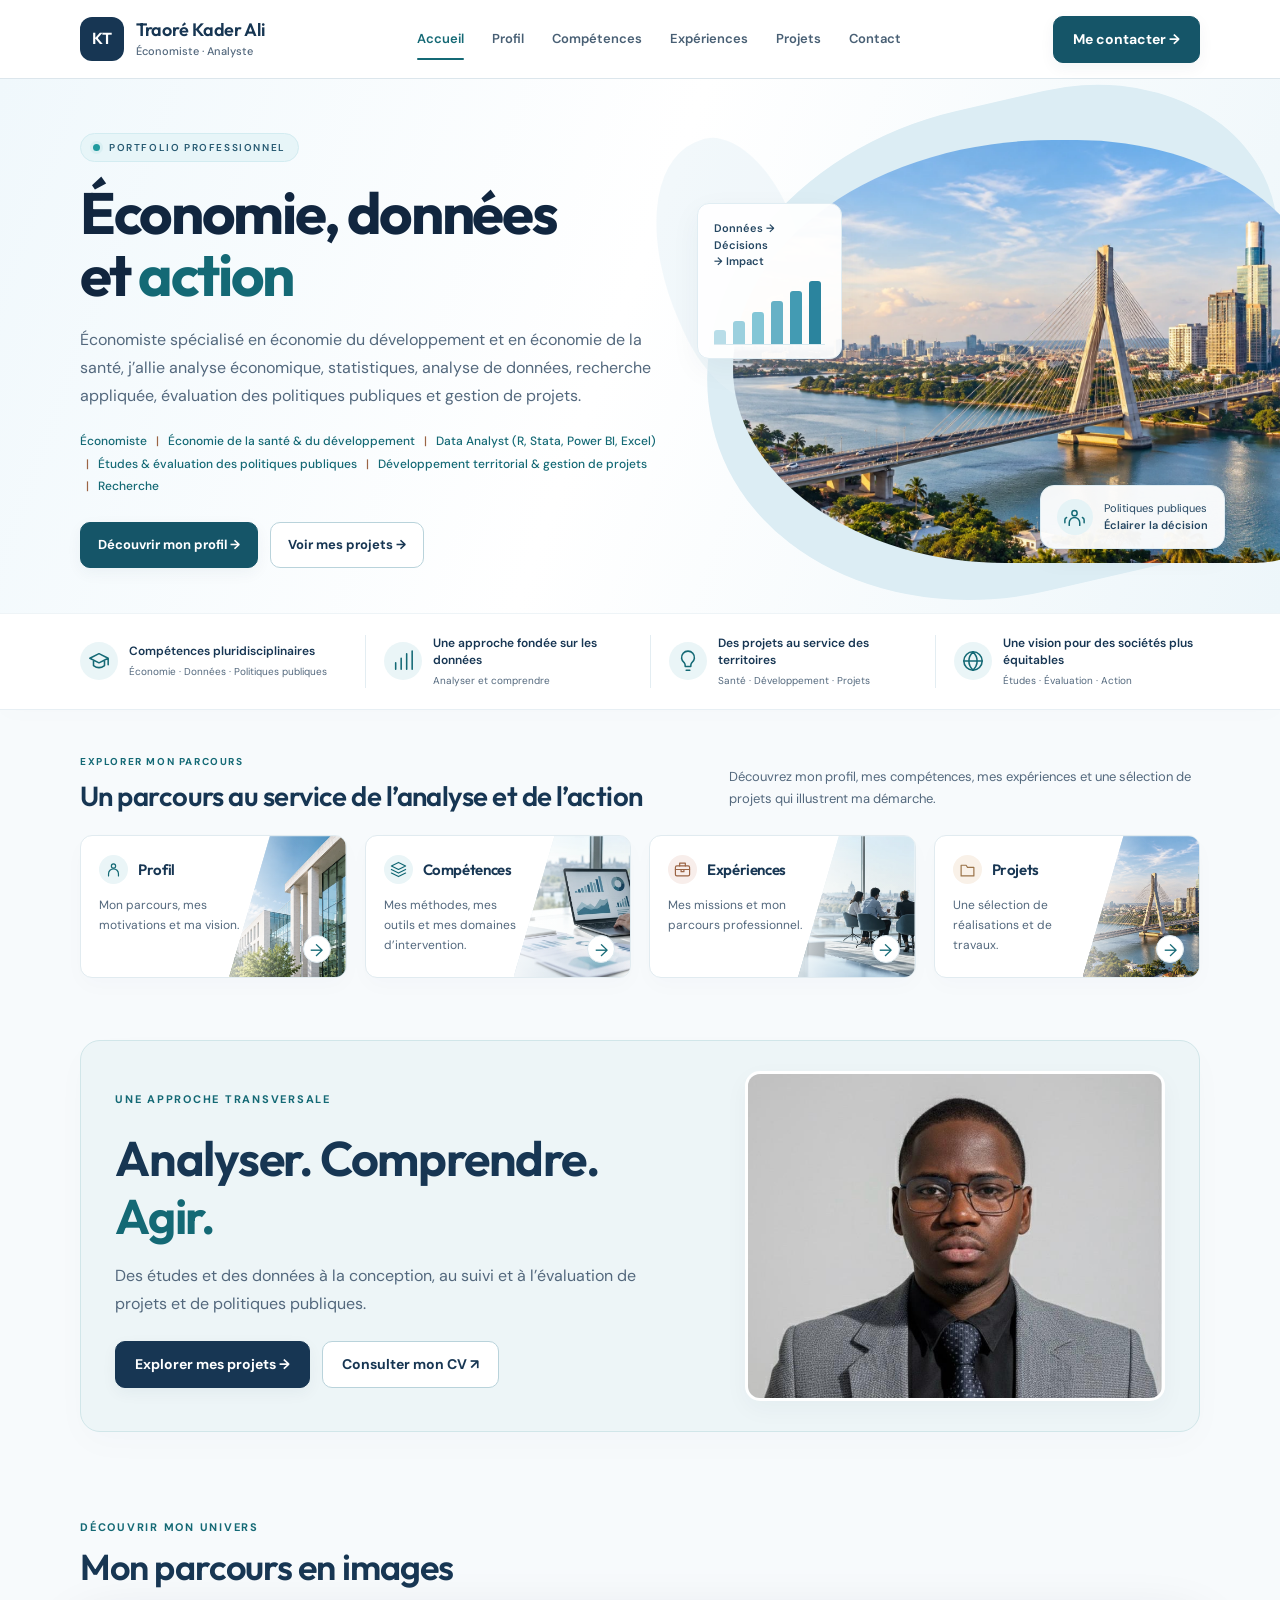
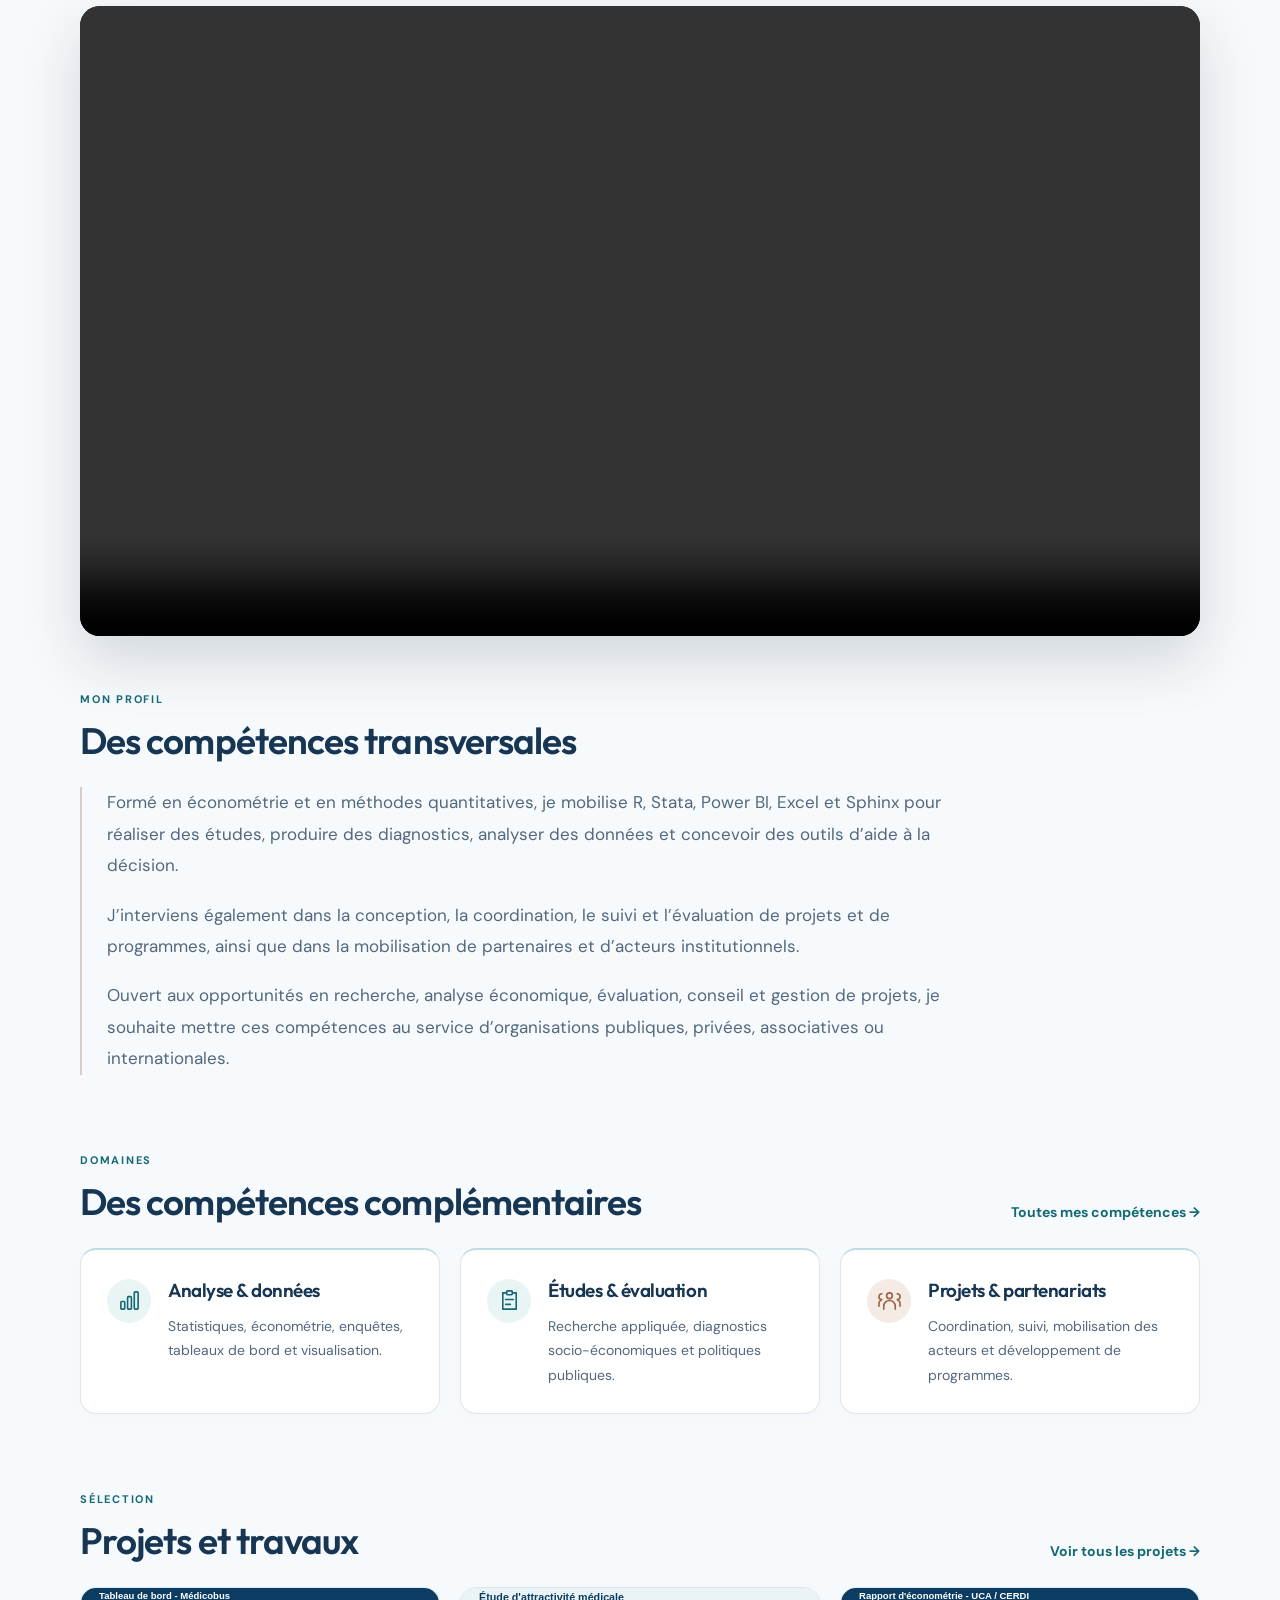
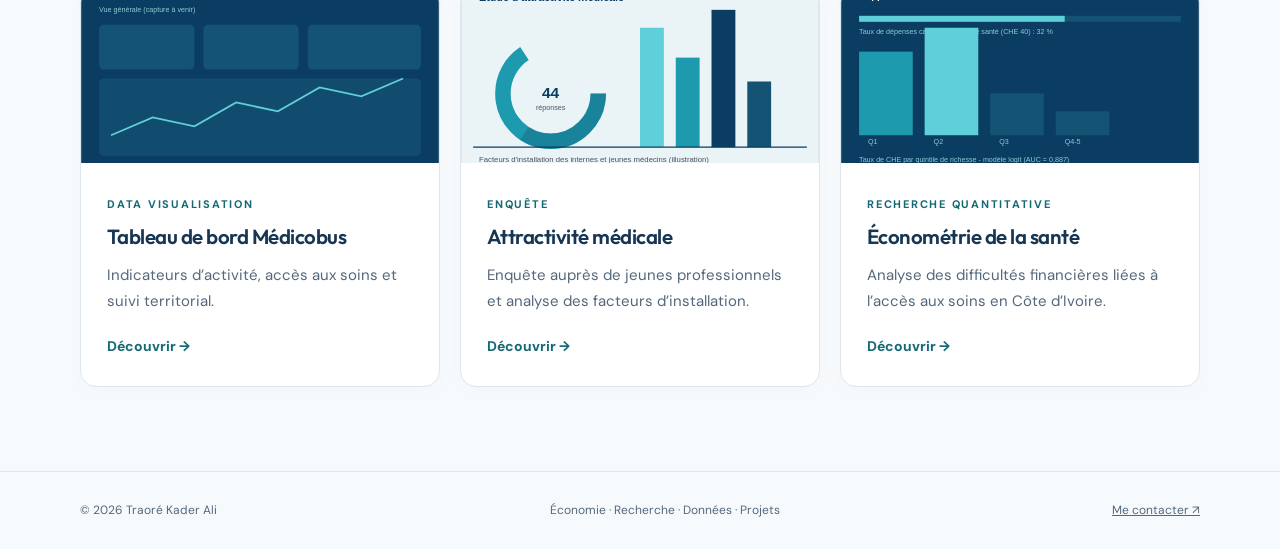
<file: index.html>
<!doctype html>
<html lang="fr">
<head>
<meta charset="utf-8">
<meta name="viewport" content="width=device-width,initial-scale=1">
<meta name="description" content="Portfolio de Traoré Kader Ali - économie, données, recherche, évaluation et projets.">
<meta name="theme-color" content="#101d32">
<title>Économie, données et action | Traoré Kader Ali</title>
<link rel="icon" href="images/favicon.svg" type="image/svg+xml">
<link rel="preconnect" href="https://fonts.googleapis.com">
<link rel="preconnect" href="https://fonts.gstatic.com" crossorigin>
<link href="https://fonts.googleapis.com/css2?family=DM+Sans:wght@400;500;600;700&amp;family=Outfit:wght@500;600;650;700&amp;display=swap" rel="stylesheet">
<link rel="stylesheet" href="site.css?v=20261105-placement-et-titres">
<link rel="preload" as="image" href="images/accueil-developpement-urbain.webp">
<link rel="canonical" href="https://kadertraoreali.github.io/portfolio-kader-traore/">
</head>
<body class="home">
<a class="skip" href="#main">Aller au contenu</a><header class="header"><div class="shell head">
<a class="brand" href="index.html"><span class="brand-icon">KT</span><span>Traoré Kader Ali<small>Économiste · Analyste</small></span></a><button class="menu" aria-expanded="false" aria-controls="navigation" aria-label="Ouvrir le menu">☰</button><nav id="navigation" aria-label="Navigation principale"><a class="active" href="index.html" aria-current="page">Accueil</a><a class="" href="profil.html">Profil</a><a class="" href="expertises.html">Compétences</a><a class="" href="experiences.html">Expériences</a><a class="" href="projets.html">Projets</a><a class="" href="contact.html">Contact</a></nav><a class="btn primary header-action" href="contact.html">Me contacter →</a>
</div></header><main id="main"><section class="welcome" aria-labelledby="welcome-title"><div class="shell welcome-grid">
<div class="welcome-copy">
<span class="welcome-label">PORTFOLIO PROFESSIONNEL</span>
<h1 id="welcome-title">Économie, données<br>
et <span class="title-accent">action</span></h1>
<p class="lead">Économiste spécialisé en économie du développement et en économie de la santé, j’allie analyse économique, statistiques, analyse de données, recherche appliquée, évaluation des politiques publiques et gestion de projets.</p>
<p class="professional-line">Économiste <span aria-hidden="true">|</span> Économie de la santé &amp; du développement <span aria-hidden="true">|</span> Data Analyst (R, Stata, Power BI, Excel) <span aria-hidden="true">|</span> Études &amp; évaluation des politiques publiques <span aria-hidden="true">|</span> Développement territorial &amp; gestion de projets <span aria-hidden="true">|</span> Recherche</p>
<div class="actions welcome-actions"><a class="btn primary" href="profil.html">Découvrir mon profil →</a><a class="btn" href="projets.html">Voir mes projets →</a></div>
</div>
<div class="welcome-art" aria-hidden="true">
<div class="welcome-photo"><img src="images/accueil-developpement-urbain.webp" alt="" width="1448" height="1086" fetchpriority="high"></div>
<div class="insight-card"><strong>Données → Décisions<br>→ Impact</strong><div class="data-bars"><span></span><span></span><span></span><span></span><span></span><span></span></div></div>
<div class="impact-note"><span><svg viewBox="0 0 24 24" fill="none" stroke="currentColor" stroke-width="1.7" stroke-linecap="round" stroke-linejoin="round" aria-hidden="true"><circle cx="12" cy="7" r="3"/><path d="M6 21v-3a6 6 0 0 1 12 0v3M3 12a3 3 0 0 0-2 3v3M21 12a3 3 0 0 1 2 3v3"/></svg></span><div>Politiques publiques<br><strong>Éclairer la décision</strong></div></div>
</div>
</div></section>

<div class="home-values-wrap"><ul class="home-values shell" aria-label="Une approche transversale"><li><span class="value-icon"><svg viewBox="0 0 24 24" fill="none" stroke="currentColor" stroke-width="1.7" stroke-linecap="round" stroke-linejoin="round" aria-hidden="true"><path d="m2 9 10-5 10 5-10 5-10-5Zm4 3v5c4 3 8 3 12 0v-5M22 9v7"/></svg></span><div><strong>Compétences pluridisciplinaires</strong><span>Économie · Données · Politiques publiques</span></div></li><li><span class="value-icon"><svg viewBox="0 0 24 24" fill="none" stroke="currentColor" stroke-width="1.7" stroke-linecap="round" stroke-linejoin="round" aria-hidden="true"><path d="M4 21V14M10 21V9M16 21V4M22 21V1"/></svg></span><div><strong>Une approche fondée sur les données</strong><span>Analyser et comprendre</span></div></li><li><span class="value-icon"><svg viewBox="0 0 24 24" fill="none" stroke="currentColor" stroke-width="1.7" stroke-linecap="round" stroke-linejoin="round" aria-hidden="true"><path d="M9 18h6M10 22h4M8 14a7 7 0 1 1 8 0c-1 1-1 2-1 4H9c0-2 0-3-1-4Z"/></svg></span><div><strong>Des projets au service des territoires</strong><span>Santé · Développement · Projets</span></div></li><li><span class="value-icon"><svg viewBox="0 0 24 24" fill="none" stroke="currentColor" stroke-width="1.7" stroke-linecap="round" stroke-linejoin="round" aria-hidden="true"><circle cx="12" cy="12" r="10"/><path d="M2 12h20M12 2c6 6 6 14 0 20M12 2c-6 6-6 14 0 20"/></svg></span><div><strong>Une vision pour des sociétés plus équitables</strong><span>Études · Évaluation · Action</span></div></li></ul></div>
<section class="shell home-explore" aria-labelledby="explore-title"><div class="explore-heading"><div><span class="eyebrow">EXPLORER MON PARCOURS</span><h2 id="explore-title">Un parcours au service de l’analyse et de l’action</h2></div><p>Découvrez mon profil, mes compétences, mes expériences et une sélection de projets qui illustrent ma démarche.</p></div><div class="route-cards"><a class="route-card route-profil" href="profil.html"><div class="route-card-title"><span class="route-icon"><svg viewBox="0 0 24 24" fill="none" stroke="currentColor" stroke-width="1.7" stroke-linecap="round" stroke-linejoin="round" aria-hidden="true"><circle cx="12" cy="7" r="3"/><path d="M5 21v-3a7 7 0 0 1 14 0v3"/></svg></span><h3>Profil</h3></div><p>Mon parcours, mes motivations et ma vision.</p><span class="route-photo" aria-hidden="true"><img src="images/carte-profil.webp" alt="" loading="lazy" decoding="async"></span><span class="route-arrow" aria-hidden="true">→</span></a><a class="route-card route-competences" href="expertises.html"><div class="route-card-title"><span class="route-icon"><svg viewBox="0 0 24 24" fill="none" stroke="currentColor" stroke-width="1.7" stroke-linecap="round" stroke-linejoin="round" aria-hidden="true"><path d="m12 2 10 5-10 5L2 7l10-5Zm-10 10 10 5 10-5M2 17l10 5 10-5"/></svg></span><h3>Compétences</h3></div><p>Mes méthodes, mes outils et mes domaines d’intervention.</p><span class="route-photo" aria-hidden="true"><img src="images/carte-competences.webp" alt="" loading="lazy" decoding="async"></span><span class="route-arrow" aria-hidden="true">→</span></a><a class="route-card route-experiences" href="experiences.html"><div class="route-card-title"><span class="route-icon"><svg viewBox="0 0 24 24" fill="none" stroke="currentColor" stroke-width="1.7" stroke-linecap="round" stroke-linejoin="round" aria-hidden="true"><rect x="2" y="7" width="20" height="14" rx="2"/><path d="M8 7V3h8v4M2 12h20M10 12v3h4v-3"/></svg></span><h3>Expériences</h3></div><p>Mes missions et mon parcours professionnel.</p><span class="route-photo" aria-hidden="true"><img src="images/carte-experiences.webp" alt="" loading="lazy" decoding="async"></span><span class="route-arrow" aria-hidden="true">→</span></a><a class="route-card route-projets" href="projets.html"><div class="route-card-title"><span class="route-icon"><svg viewBox="0 0 24 24" fill="none" stroke="currentColor" stroke-width="1.7" stroke-linecap="round" stroke-linejoin="round" aria-hidden="true"><path d="M3 6h7l2 3h9v12H3V6Z"/></svg></span><h3>Projets</h3></div><p>Une sélection de réalisations et de travaux.</p><span class="route-photo" aria-hidden="true"><img src="images/accueil-developpement-urbain.webp" alt="" loading="lazy" decoding="async"></span><span class="route-arrow" aria-hidden="true">→</span></a></div></section><section class="shell section "><div class="hero">
<div>
<span class="eyebrow">UNE APPROCHE TRANSVERSALE</span><h2>Analyser. Comprendre. <span class="title-accent">Agir.</span></h2>
<p>Des études et des données à la conception, au suivi et à l’évaluation de projets et de politiques publiques.</p>
<div class="actions">
<a class="btn primary" href="projets.html">Explorer mes projets →</a><a class="btn" href="documents/CV-Traore-Kader-Ali.pdf" target="_blank" rel="noopener">Consulter mon CV ↗</a>
</div>
</div>
<img class="portrait" src="images/profil-kader-traore.jpeg" alt="Portrait de Traoré Kader Ali" width="767" height="1025">
</div></section><section class="shell home-video-section" aria-labelledby="video-title">
  <div class="home-video-heading">
    <span class="eyebrow">DÉCOUVRIR MON UNIVERS</span>
    <h2 id="video-title">Mon parcours en images</h2>
  </div>
  <video class="home-video-player" controls playsinline preload="metadata" aria-label="Vidéo de présentation du portfolio de Traoré Kader Ali">
    <source src="Portfolio_Kader_Traore_MotionDesign_Web.mp4" type="video/mp4">
    Votre navigateur ne prend pas en charge cette vidéo. <a href="Portfolio_Kader_Traore_MotionDesign_Web.mp4">Télécharger la vidéo</a>.
  </video>
</section><section class="shell section home-presentation" aria-labelledby="presentation-title"><div class="section-title"><div><span class="eyebrow">MON PROFIL</span><h2 id="presentation-title">Des compétences transversales</h2></div></div><div class="presentation-copy">
<p>Formé en économétrie et en méthodes quantitatives, je mobilise R, Stata, Power BI, Excel et Sphinx pour réaliser des études, produire des diagnostics, analyser des données et concevoir des outils d’aide à la décision.</p>
<p>J’interviens également dans la conception, la coordination, le suivi et l’évaluation de projets et de programmes, ainsi que dans la mobilisation de partenaires et d’acteurs institutionnels.</p>
<p>Ouvert aux opportunités en recherche, analyse économique, évaluation, conseil et gestion de projets, je souhaite mettre ces compétences au service d’organisations publiques, privées, associatives ou internationales.</p>
</div></section><section class="shell section "><div class="section-title">
<div>
<span class="eyebrow">DOMAINES</span><h2>Des compétences complémentaires</h2>
</div>
<a class="text-link" href="expertises.html">Toutes mes compétences →</a>
</div>
<div class="cards">
<article class="card domain-card"><div class="card-content">
<span class="domain-icon" aria-hidden="true"><svg viewBox="0 0 24 24" fill="none" stroke="currentColor" stroke-width="1.7" stroke-linecap="round" stroke-linejoin="round"><rect x="3" y="13" width="4" height="8" rx="1"/><rect x="10" y="8" width="4" height="13" rx="1"/><rect x="17" y="3" width="4" height="18" rx="1"/></svg></span><h3>Analyse &amp; données</h3>
<p>Statistiques, économétrie, enquêtes, tableaux de bord et visualisation.</p>
</div></article><article class="card domain-card"><div class="card-content">
<span class="domain-icon" aria-hidden="true"><svg viewBox="0 0 24 24" fill="none" stroke="currentColor" stroke-width="1.7" stroke-linecap="round" stroke-linejoin="round"><path d="M9 4H5v17h14V4h-4"/><rect x="9" y="2" width="6" height="4" rx="1"/><path d="M8 11h8M8 16h5"/></svg></span><h3>Études &amp; évaluation</h3>
<p>Recherche appliquée, diagnostics socio-économiques et politiques publiques.</p>
</div></article><article class="card domain-card"><div class="card-content">
<span class="domain-icon" aria-hidden="true"><svg viewBox="0 0 24 24" fill="none" stroke="currentColor" stroke-width="1.7" stroke-linecap="round" stroke-linejoin="round"><circle cx="12" cy="7" r="3"/><path d="M6 21v-3a6 6 0 0 1 12 0v3M3 12a3 3 0 0 0-2 3v3M21 12a3 3 0 0 1 2 3v3"/><path d="M4 5a3 3 0 0 0 0 6M20 5a3 3 0 0 1 0 6"/></svg></span><h3>Projets &amp; partenariats</h3>
<p>Coordination, suivi, mobilisation des acteurs et développement de programmes.</p>
</div></article>
</div></section><section class="shell section "><div class="section-title">
<div>
<span class="eyebrow">SÉLECTION</span><h2>Projets et travaux</h2>
</div>
<a class="text-link" href="projets.html">Voir tous les projets →</a>
</div>
<div class="cards">
<article class="card"><img class="card-image" src="images/medicobus-vue-generale.svg" alt="Illustration du projet" loading="lazy" width="600" height="340"><div class="card-content">
<span class="eyebrow">Data visualisation</span><h3>Tableau de bord Médicobus</h3>
<p>Indicateurs d’activité, accès aux soins et suivi territorial.</p>
<a class="text-link" href="projets.html#medicobus">Découvrir →</a>
</div></article><article class="card"><img class="card-image" src="images/projet-attractivite-medicale.svg" alt="Illustration du projet" loading="lazy" width="600" height="340"><div class="card-content">
<span class="eyebrow">Enquête</span><h3>Attractivité médicale</h3>
<p>Enquête auprès de jeunes professionnels et analyse des facteurs d’installation.</p>
<a class="text-link" href="projets.html#attractivite">Découvrir →</a>
</div></article><article class="card"><img class="card-image" src="images/travail-econometrie.svg" alt="Illustration du projet" loading="lazy" width="600" height="340"><div class="card-content">
<span class="eyebrow">Recherche quantitative</span><h3>Économétrie de la santé</h3>
<p>Analyse des difficultés financières liées à l’accès aux soins en Côte d’Ivoire.</p>
<a class="text-link" href="projets.html#econometrie">Découvrir →</a>
</div></article>
</div></section></main><footer><div class="shell foot">
<span>© 2026 Traoré Kader Ali</span><span>Économie · Recherche · Données · Projets</span><a href="mailto:kadertraore408@gmail.com">Me contacter ↗</a>
</div></footer><script src="site.js" defer></script>
</body>
</html>
</file>
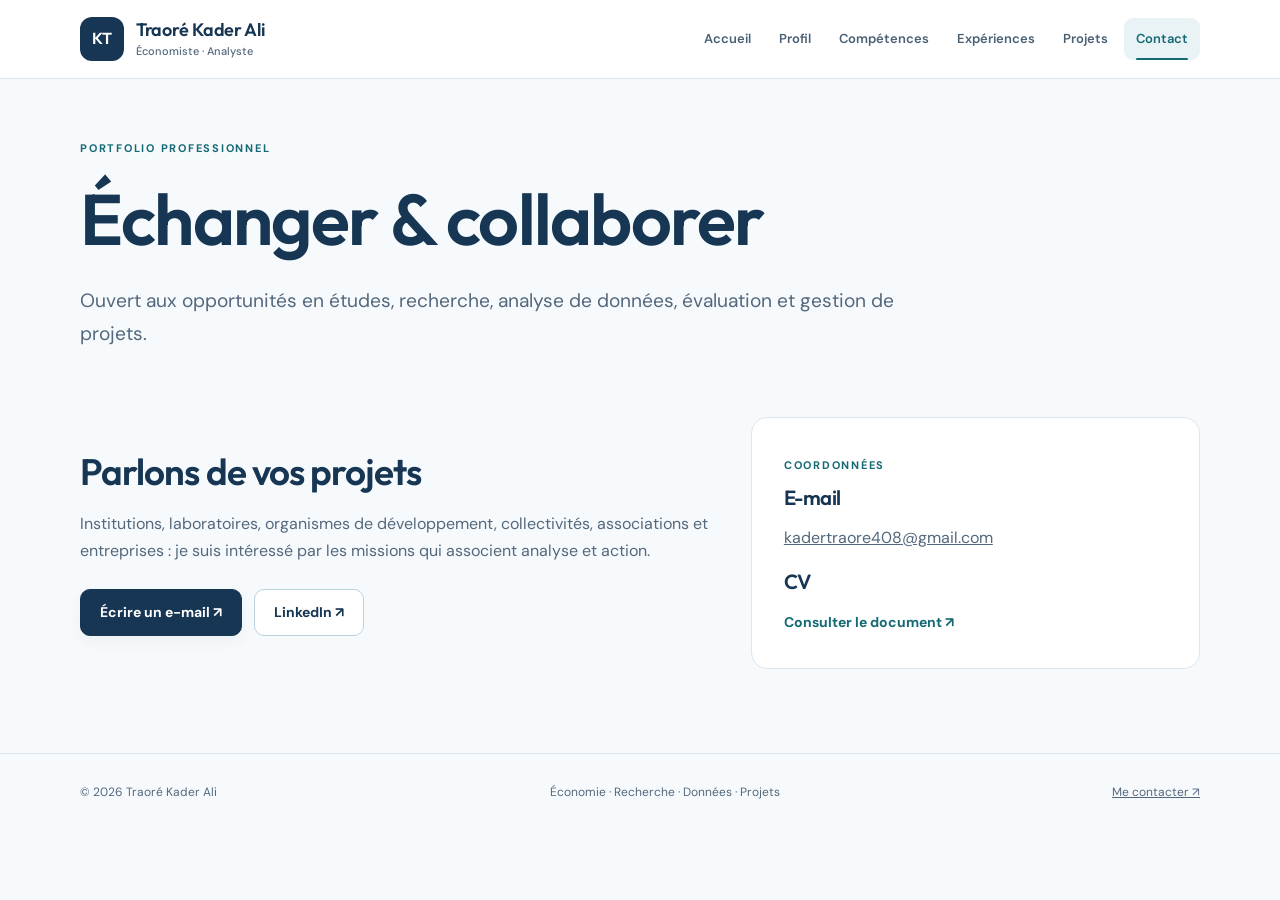
<file: contact.html>
<!doctype html>
<html lang="fr">
<head>
<meta charset="utf-8">
<meta name="viewport" content="width=device-width,initial-scale=1">
<meta name="description" content="Portfolio de Traoré Kader Ali - économie, données, recherche, évaluation et projets.">
<meta name="theme-color" content="#101d32">
<title>Échanger &amp; collaborer | Traoré Kader Ali</title>
<link rel="icon" href="images/favicon.svg" type="image/svg+xml">
<link rel="preconnect" href="https://fonts.googleapis.com">
<link rel="preconnect" href="https://fonts.gstatic.com" crossorigin>
<link href="https://fonts.googleapis.com/css2?family=DM+Sans:wght@400;500;600;700&amp;family=Outfit:wght@500;600;650;700&amp;display=swap" rel="stylesheet">
<link rel="stylesheet" href="site.css?v=20261013-typographie">
<link rel="canonical" href="https://kadertraoreali.github.io/portfolio-kader-traore/contact.html">
</head>
<body>
<a class="skip" href="#main">Aller au contenu</a><header class="header"><div class="shell head">
<a class="brand" href="index.html"><span class="brand-icon">KT</span><span>Traoré Kader Ali<small>Économiste · Analyste</small></span></a><button class="menu" aria-expanded="false" aria-controls="navigation" aria-label="Ouvrir le menu">☰</button><nav id="navigation" aria-label="Navigation principale"><a class="" href="index.html">Accueil</a><a class="" href="profil.html">Profil</a><a class="" href="expertises.html">Compétences</a><a class="" href="experiences.html">Expériences</a><a class="" href="projets.html">Projets</a><a class="active" href="contact.html" aria-current="page">Contact</a></nav>
</div></header><main id="main"><section class="page-intro shell"><span class="eyebrow">PORTFOLIO PROFESSIONNEL</span><h1>Échanger &amp; collaborer</h1>
<p class="lead">Ouvert aux opportunités en études, recherche, analyse de données, évaluation et gestion de projets.</p></section><section class="shell section "><div class="split">
<div>
<h2>Parlons de vos projets</h2>
<p>Institutions, laboratoires, organismes de développement, collectivités, associations et entreprises : je suis intéressé par les missions qui associent analyse et action.</p>
<div class="actions">
<a class="btn primary" href="mailto:kadertraore408@gmail.com">Écrire un e-mail ↗</a><a class="btn" href="https://www.linkedin.com/in/kader-ali-traore-0172ab254" target="_blank" rel="noopener">LinkedIn ↗</a>
</div>
</div>
<div class="panel">
<span class="eyebrow">COORDONNÉES</span><h3>E-mail</h3>
<p><a href="mailto:kadertraore408@gmail.com">kadertraore408@gmail.com</a></p>
<h3 id="cv">CV</h3>
<p><a class="text-link" href="documents/CV-Traore-Kader-Ali.pdf" target="_blank" rel="noopener">Consulter le document ↗</a></p>
</div>
</div></section></main><footer><div class="shell foot">
<span>© 2026 Traoré Kader Ali</span><span>Économie · Recherche · Données · Projets</span><a href="mailto:kadertraore408@gmail.com">Me contacter ↗</a>
</div></footer><script src="site.js" defer></script>
</body>
</html>
</file>
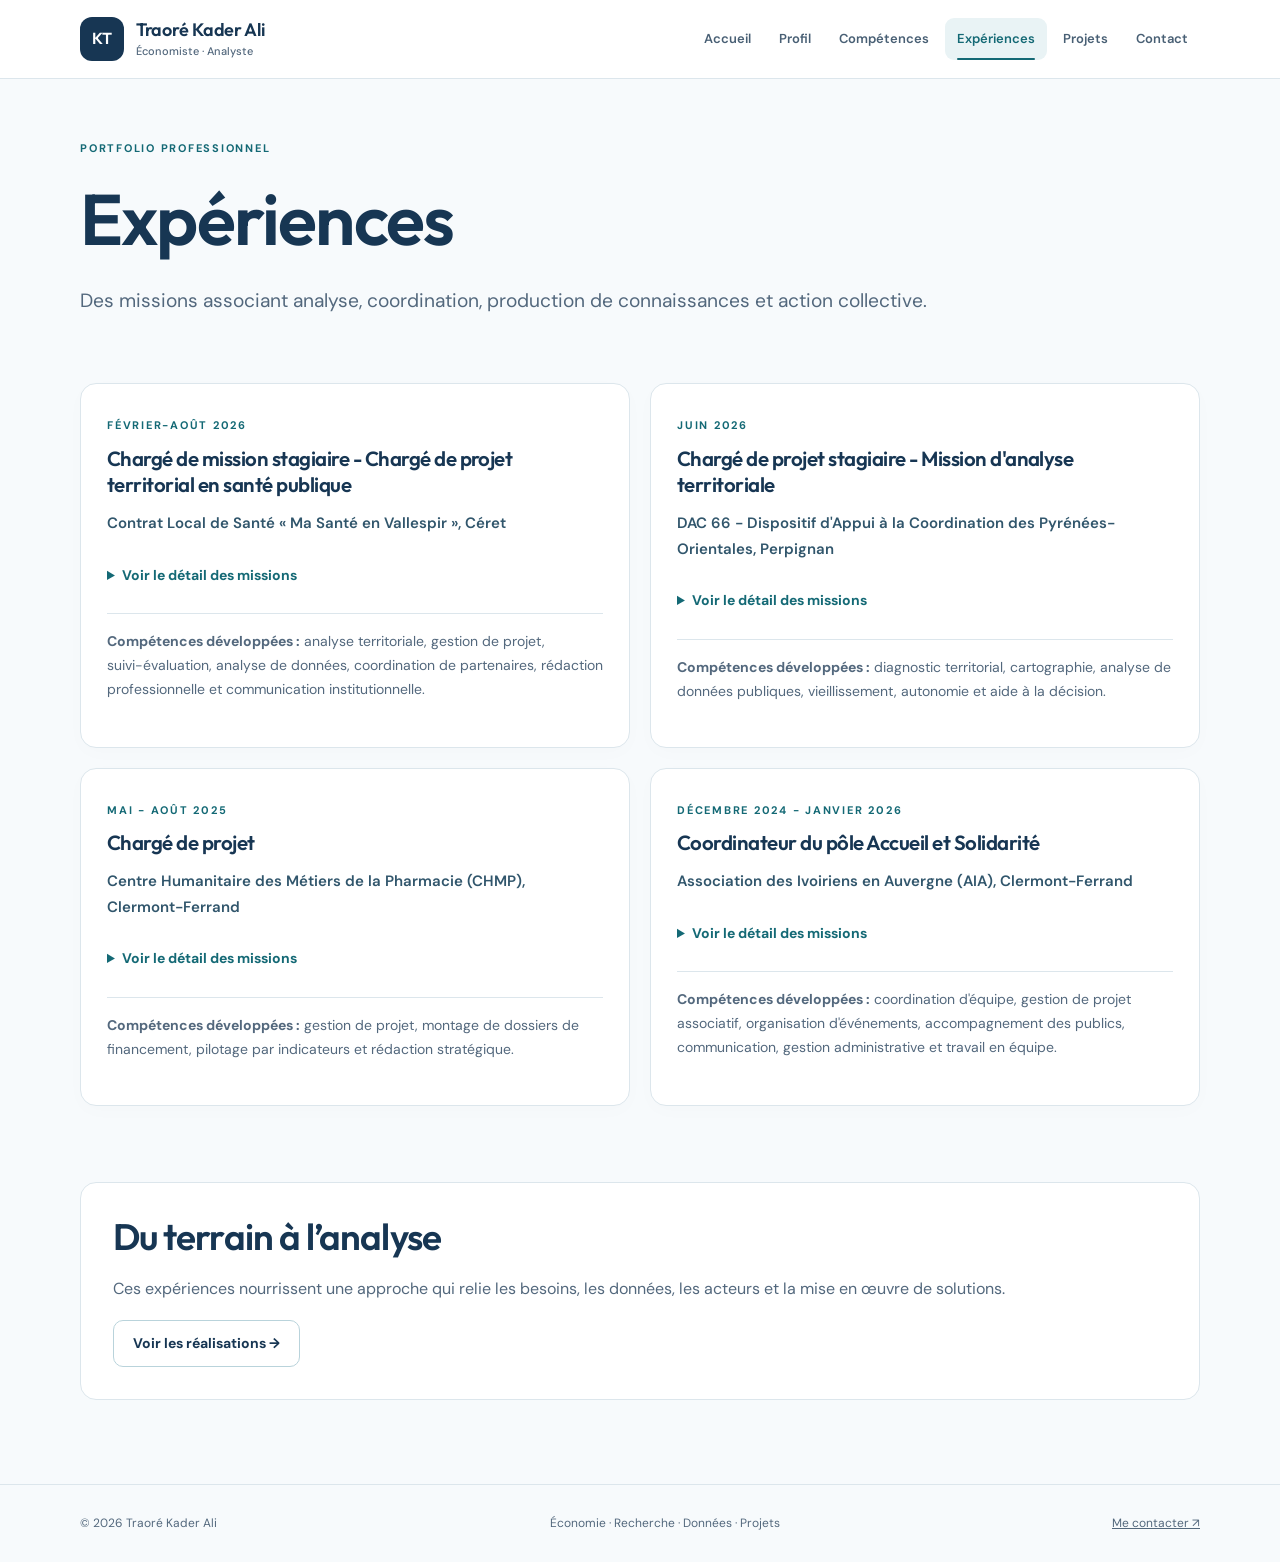
<file: experiences.html>
<!doctype html>
<html lang="fr">
<head>
<meta charset="utf-8">
<meta name="viewport" content="width=device-width,initial-scale=1">
<meta name="description" content="Portfolio de Traoré Kader Ali - économie, données, recherche, évaluation et projets.">
<meta name="theme-color" content="#101d32">
<title>Expériences | Traoré Kader Ali</title>
<link rel="icon" href="images/favicon.svg" type="image/svg+xml">
<link rel="preconnect" href="https://fonts.googleapis.com">
<link rel="preconnect" href="https://fonts.gstatic.com" crossorigin>
<link href="https://fonts.googleapis.com/css2?family=DM+Sans:wght@400;500;600;700&amp;family=Outfit:wght@500;600;650;700&amp;display=swap" rel="stylesheet">
<link rel="stylesheet" href="site.css?v=20261013-typographie">
<link rel="canonical" href="https://kadertraoreali.github.io/portfolio-kader-traore/experiences.html">
</head>
<body class="experience-page">
<a class="skip" href="#main">Aller au contenu</a><header class="header"><div class="shell head">
<a class="brand" href="index.html"><span class="brand-icon">KT</span><span>Traoré Kader Ali<small>Économiste · Analyste</small></span></a><button class="menu" aria-expanded="false" aria-controls="navigation" aria-label="Ouvrir le menu">☰</button><nav id="navigation" aria-label="Navigation principale"><a class="" href="index.html">Accueil</a><a class="" href="profil.html">Profil</a><a class="" href="expertises.html">Compétences</a><a class="active" href="experiences.html" aria-current="page">Expériences</a><a class="" href="projets.html">Projets</a><a class="" href="contact.html">Contact</a></nav>
</div></header><main id="main"><section class="page-intro shell"><span class="eyebrow">PORTFOLIO PROFESSIONNEL</span><h1>Expériences</h1>
<p class="lead">Des missions associant analyse, coordination, production de connaissances et action collective.</p></section><section class="shell section "><div class="cards">
<article class="card"><div class="card-content">
<span class="eyebrow">Février-août 2026</span><h3>Chargé de mission stagiaire - Chargé de projet territorial en santé publique</h3>
<p class="experience-org">Contrat Local de Santé « Ma Santé en Vallespir », Céret</p>
<details class="project-details">
              <summary>Voir le détail des missions</summary>
              <ul class="mission-list">
                <li>Participation à l'évaluation de la contribution du Contrat local de santé à la réduction des inégalités sociales et territoriales de santé, et construction d'une méthodologie d'évaluation reproductible.</li>
                <li>Gestion et actualisation de l'annuaire des professionnels de santé du territoire, avec mise à jour et publication sur le site internet du CLS.</li>
                <li>Recherche, sélection et organisation d'indicateurs territoriaux ; actualisation du diagnostic territorial de santé et analyse des déterminants sociaux de la santé.</li>
                <li>Réalisation d'une étude sur l'attractivité médicale du territoire : conception, diffusion et analyse d'un questionnaire auprès d'internes et de jeunes médecins.</li>
                <li>Conception et déploiement d'outils d'aide à la décision et de tableaux de bord de suivi de l'activité du Médicobus sous Power BI, en partenariat avec la CPTS Vallée du Tech.</li>
                <li>Nettoyage et analyse de données avec Excel et R : statistiques descriptives et analyses bivariées.</li>
                <li>Réalisation d'analyses et de cartes territoriales avec QGIS.</li>
                <li>Appui à la coordination et à l'animation entre acteurs sanitaires, sociaux et médico-sociaux du territoire.</li>
                <li>Participation à l'organisation d'événements de santé et rédaction de rapports, de synthèses et de supports de présentation.</li>
              </ul>
            </details>

            <p class="skills-earned">
              <strong>Compétences développées :</strong> analyse territoriale, gestion de projet, suivi-évaluation,
              analyse de données, coordination de partenaires, rédaction professionnelle et communication institutionnelle.
            </p>
          </div></article><article class="card"><div class="card-content">
<span class="eyebrow">Juin 2026</span><h3>Chargé de projet stagiaire - Mission d'analyse territoriale</h3>
<p class="experience-org">DAC 66 - Dispositif d'Appui à la Coordination des Pyrénées-Orientales, Perpignan</p>
<details class="project-details">
              <summary>Voir le détail des missions</summary>
              <ul class="mission-list">
                <li>Réalisation de diagnostics territoriaux pour les candidatures des Centres de Ressources Territoriaux (CRT).</li>
                <li>Identification, collecte, traitement et analyse d'indicateurs démographiques, socio-économiques et sanitaires.</li>
                <li>Analyse de la population âgée et des besoins liés au vieillissement, et étude de l'offre de soins et de l'accessibilité territoriale.</li>
                <li>Conception de cartes thématiques communales sous QGIS pour l'analyse des territoires et la représentation des données.</li>
                <li>Préparation de tableaux de diagnostic sous Excel et analyse des disparités entre communes.</li>
                <li>Participation à l'analyse des besoins des territoires dans le cadre du développement des CRT et présentation synthétique des résultats aux professionnels concernés.</li>
              </ul>
            </details>

            <p class="skills-earned">
              <strong>Compétences développées :</strong> diagnostic territorial, cartographie, analyse de données
              publiques, vieillissement, autonomie et aide à la décision.
            </p>
          </div></article><article class="card"><div class="card-content">
<span class="eyebrow">Mai - août 2025</span><h3>Chargé de projet</h3>
<p class="experience-org">Centre Humanitaire des Métiers de la Pharmacie (CHMP), Clermont-Ferrand</p>
<details class="project-details">
              <summary>Voir le détail des missions</summary>
              <ul class="mission-list">
                <li>Appui au pilotage et à la coordination de projets de santé publique en partenariat avec différents acteurs.</li>
                <li>Conception et montage de projets, de la définition des besoins à la rédaction des dossiers de financement.</li>
                <li>Développement d'outils de suivi, d'indicateurs de performance et de tableaux de pilotage.</li>
                <li>Production de livrables stratégiques : notes de cadrage, fiches projets, rapports de synthèse et supports de communication.</li>
              </ul>
            </details>

            <p class="skills-earned">
              <strong>Compétences développées :</strong> gestion de projet, montage de dossiers de financement,
              pilotage par indicateurs et rédaction stratégique.
            </p>
          </div></article><article class="card"><div class="card-content">
<span class="eyebrow">Décembre 2024 - Janvier 2026</span><h3>Coordinateur du pôle Accueil et Solidarité</h3>
<p class="experience-org">Association des Ivoiriens en Auvergne (AIA), Clermont-Ferrand</p>
<details class="project-details">
              <summary>Voir le détail des missions</summary>
              <ul class="mission-list">
                <li>Coordination des actions d'accueil et d'accompagnement des membres.</li>
                <li>Organisation d'activités associatives et d'actions de solidarité.</li>
                <li>Gestion administrative et suivi des inscriptions.</li>
                <li>Accompagnement individuel des membres selon leurs besoins.</li>
                <li>Participation à la communication interne et diffusion d'informations auprès des membres.</li>
                <li>Collaboration avec les autres responsables de l'association.</li>
              </ul>
            </details>

            <p class="skills-earned">
              <strong>Compétences développées :</strong> coordination d'équipe, gestion de projet associatif,
              organisation d'événements, accompagnement des publics, communication, gestion administrative et
              travail en équipe.
            </p>
          </div></article>
</div></section><section class="shell section "><div class="panel">
<h2>Du terrain à l’analyse</h2>
<p>Ces expériences nourrissent une approche qui relie les besoins, les données, les acteurs et la mise en œuvre de solutions.</p>
<a class="btn" href="projets.html">Voir les réalisations →</a>
</div></section></main><footer><div class="shell foot">
<span>© 2026 Traoré Kader Ali</span><span>Économie · Recherche · Données · Projets</span><a href="mailto:kadertraore408@gmail.com">Me contacter ↗</a>
</div></footer><script src="site.js" defer></script>
</body>
</html>
</file>
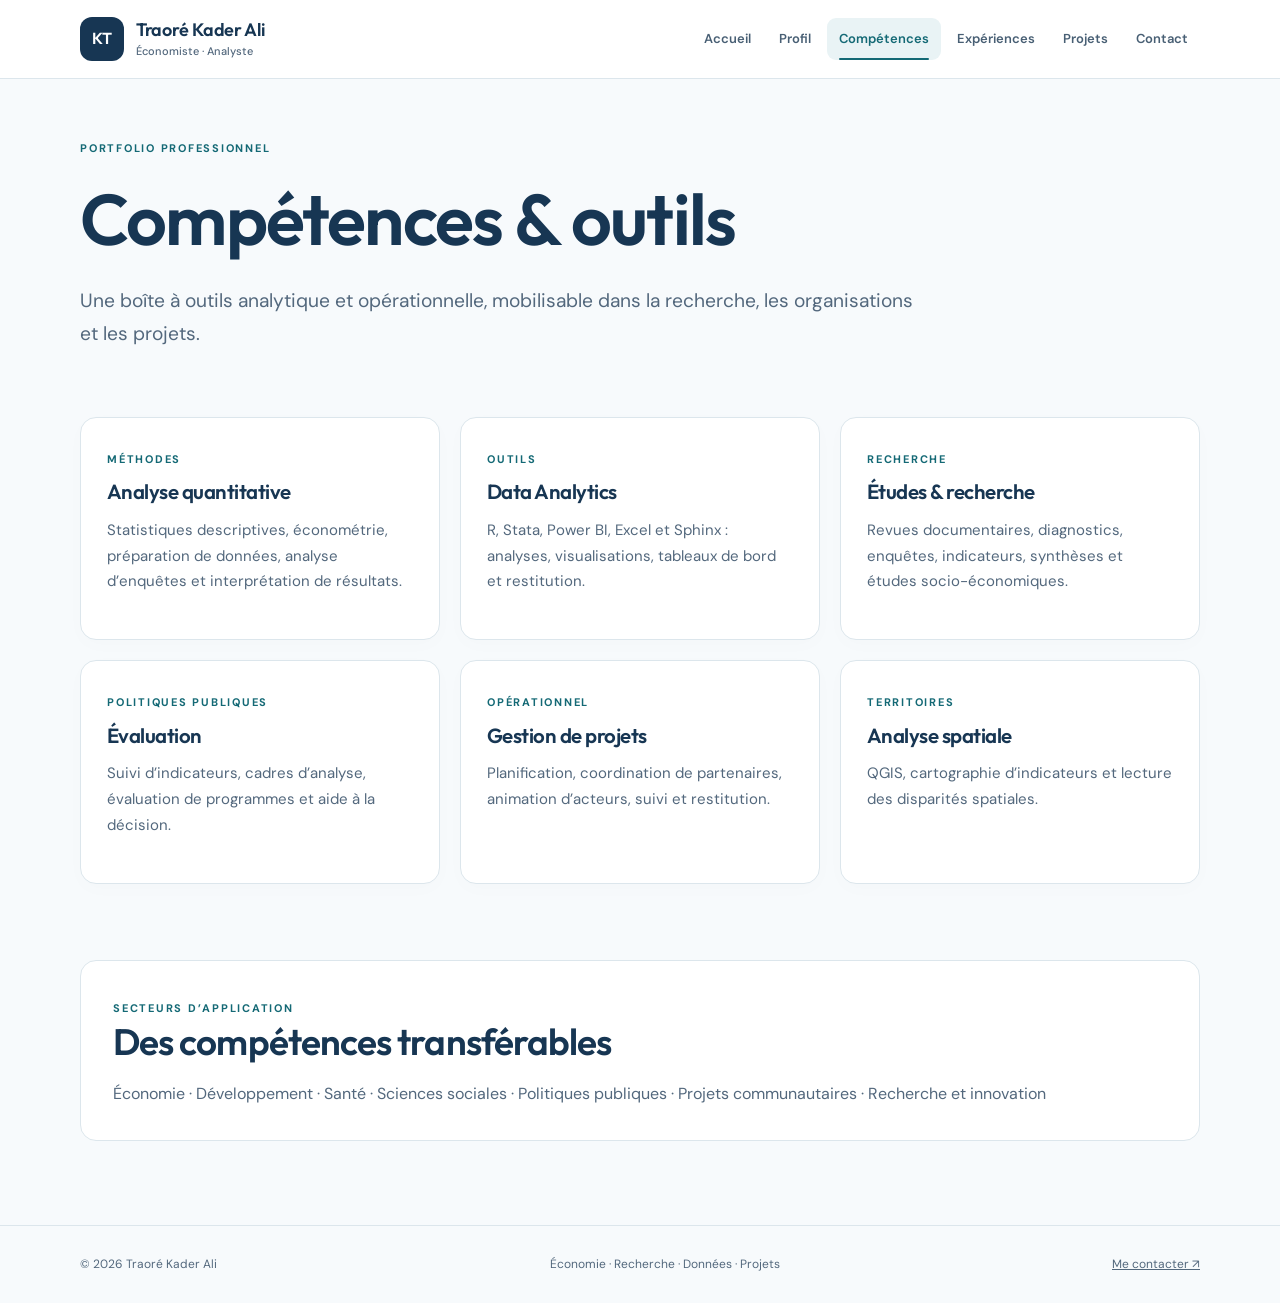
<file: expertises.html>
<!doctype html>
<html lang="fr">
<head>
<meta charset="utf-8">
<meta name="viewport" content="width=device-width,initial-scale=1">
<meta name="description" content="Portfolio de Traoré Kader Ali - économie, données, recherche, évaluation et projets.">
<meta name="theme-color" content="#101d32">
<title>Compétences &amp; outils | Traoré Kader Ali</title>
<link rel="icon" href="images/favicon.svg" type="image/svg+xml">
<link rel="preconnect" href="https://fonts.googleapis.com">
<link rel="preconnect" href="https://fonts.gstatic.com" crossorigin>
<link href="https://fonts.googleapis.com/css2?family=DM+Sans:wght@400;500;600;700&amp;family=Outfit:wght@500;600;650;700&amp;display=swap" rel="stylesheet">
<link rel="stylesheet" href="site.css?v=20261013-typographie">
<link rel="canonical" href="https://kadertraoreali.github.io/portfolio-kader-traore/expertises.html">
</head>
<body>
<a class="skip" href="#main">Aller au contenu</a><header class="header"><div class="shell head">
<a class="brand" href="index.html"><span class="brand-icon">KT</span><span>Traoré Kader Ali<small>Économiste · Analyste</small></span></a><button class="menu" aria-expanded="false" aria-controls="navigation" aria-label="Ouvrir le menu">☰</button><nav id="navigation" aria-label="Navigation principale"><a class="" href="index.html">Accueil</a><a class="" href="profil.html">Profil</a><a class="active" href="expertises.html" aria-current="page">Compétences</a><a class="" href="experiences.html">Expériences</a><a class="" href="projets.html">Projets</a><a class="" href="contact.html">Contact</a></nav>
</div></header><main id="main"><section class="page-intro shell"><span class="eyebrow">PORTFOLIO PROFESSIONNEL</span><h1>Compétences &amp; outils</h1>
<p class="lead">Une boîte à outils analytique et opérationnelle, mobilisable dans la recherche, les organisations et les projets.</p></section><section class="shell section "><div class="cards">
<article class="card"><div class="card-content">
<span class="eyebrow">Méthodes</span><h3>Analyse quantitative</h3>
<p>Statistiques descriptives, économétrie, préparation de données, analyse d’enquêtes et interprétation de résultats.</p>
</div></article><article class="card"><div class="card-content">
<span class="eyebrow">Outils</span><h3>Data Analytics</h3>
<p>R, Stata, Power BI, Excel et Sphinx : analyses, visualisations, tableaux de bord et restitution.</p>
</div></article><article class="card"><div class="card-content">
<span class="eyebrow">Recherche</span><h3>Études &amp; recherche</h3>
<p>Revues documentaires, diagnostics, enquêtes, indicateurs, synthèses et études socio-économiques.</p>
</div></article><article class="card"><div class="card-content">
<span class="eyebrow">Politiques publiques</span><h3>Évaluation</h3>
<p>Suivi d’indicateurs, cadres d’analyse, évaluation de programmes et aide à la décision.</p>
</div></article><article class="card"><div class="card-content">
<span class="eyebrow">Opérationnel</span><h3>Gestion de projets</h3>
<p>Planification, coordination de partenaires, animation d’acteurs, suivi et restitution.</p>
</div></article><article class="card"><div class="card-content">
<span class="eyebrow">Territoires</span><h3>Analyse spatiale</h3>
<p>QGIS, cartographie d’indicateurs et lecture des disparités spatiales.</p>
</div></article>
</div></section><section class="shell section "><div class="panel">
<span class="eyebrow">SECTEURS D’APPLICATION</span><h2>Des compétences transférables</h2>
<p>Économie · Développement · Santé · Sciences sociales · Politiques publiques · Projets communautaires · Recherche et innovation</p>
</div></section></main><footer><div class="shell foot">
<span>© 2026 Traoré Kader Ali</span><span>Économie · Recherche · Données · Projets</span><a href="mailto:kadertraore408@gmail.com">Me contacter ↗</a>
</div></footer><script src="site.js" defer></script>
</body>
</html>
</file>
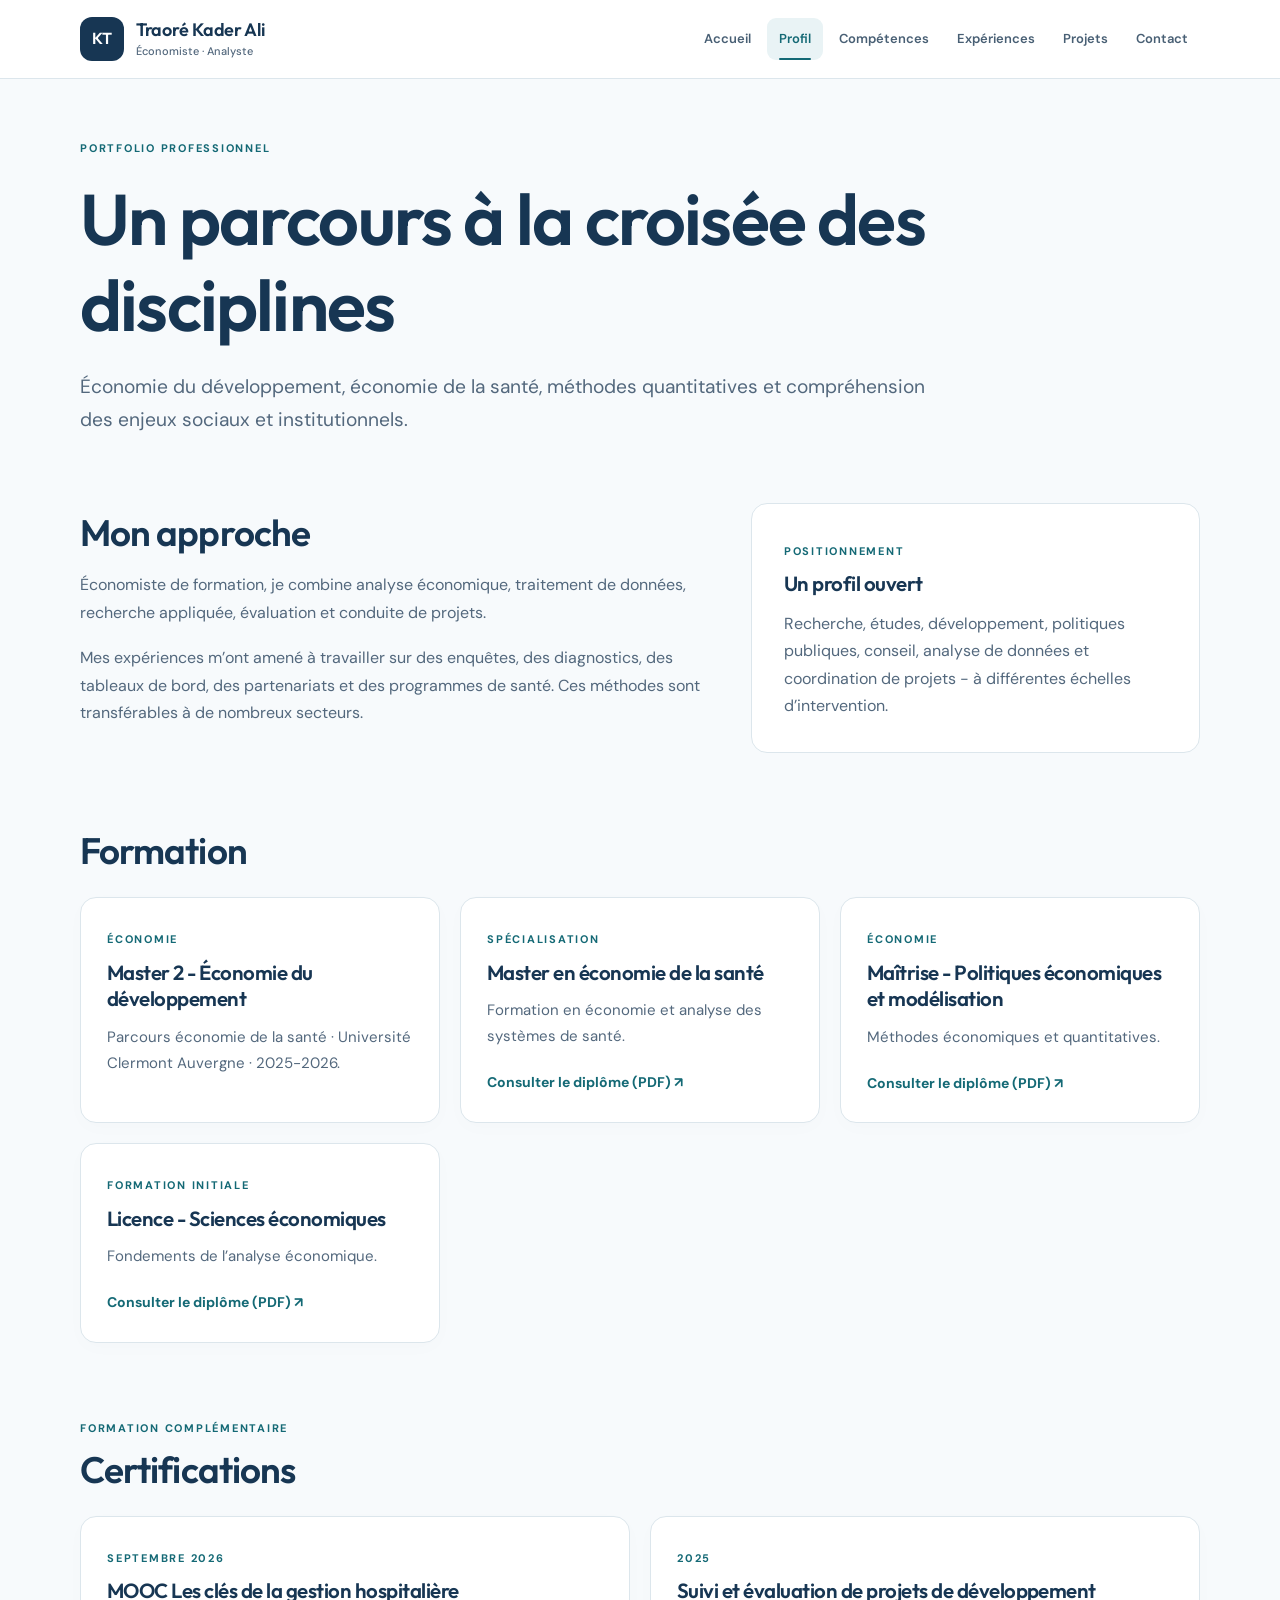
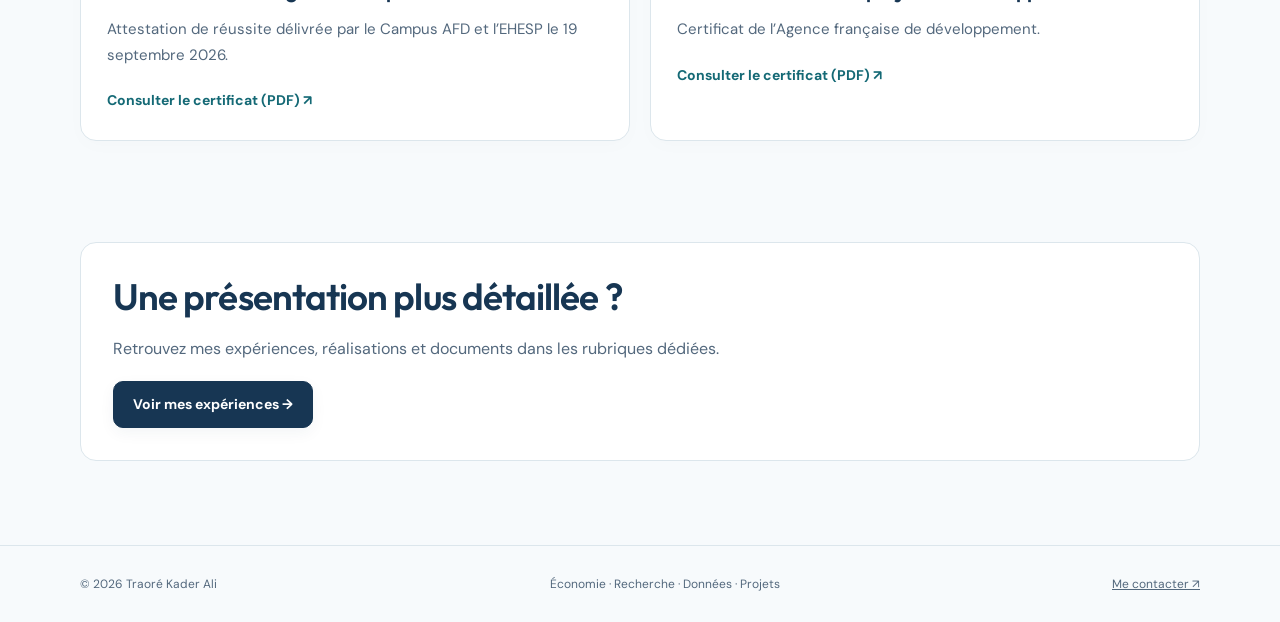
<file: profil.html>
<!doctype html>
<html lang="fr">
<head>
<meta charset="utf-8">
<meta name="viewport" content="width=device-width,initial-scale=1">
<meta name="description" content="Portfolio de Traoré Kader Ali - économie, données, recherche, évaluation et projets.">
<meta name="theme-color" content="#101d32">
<title>Un parcours à la croisée des disciplines | Traoré Kader Ali</title>
<link rel="icon" href="images/favicon.svg" type="image/svg+xml">
<link rel="preconnect" href="https://fonts.googleapis.com">
<link rel="preconnect" href="https://fonts.gstatic.com" crossorigin>
<link href="https://fonts.googleapis.com/css2?family=DM+Sans:wght@400;500;600;700&amp;family=Outfit:wght@500;600;650;700&amp;display=swap" rel="stylesheet">
<link rel="stylesheet" href="site.css?v=20261013-certifications">
<link rel="canonical" href="https://kadertraoreali.github.io/portfolio-kader-traore/profil.html">
</head>
<body>
<a class="skip" href="#main">Aller au contenu</a><header class="header"><div class="shell head">
<a class="brand" href="index.html"><span class="brand-icon">KT</span><span>Traoré Kader Ali<small>Économiste · Analyste</small></span></a><button class="menu" aria-expanded="false" aria-controls="navigation" aria-label="Ouvrir le menu">☰</button><nav id="navigation" aria-label="Navigation principale"><a class="" href="index.html">Accueil</a><a class="active" href="profil.html" aria-current="page">Profil</a><a class="" href="expertises.html">Compétences</a><a class="" href="experiences.html">Expériences</a><a class="" href="projets.html">Projets</a><a class="" href="contact.html">Contact</a></nav>
</div></header><main id="main"><section class="page-intro shell"><span class="eyebrow">PORTFOLIO PROFESSIONNEL</span><h1>Un parcours à la croisée des disciplines</h1>
<p class="lead">Économie du développement, économie de la santé, méthodes quantitatives et compréhension des enjeux sociaux et institutionnels.</p></section><section class="shell section "><div class="split">
<div>
<h2>Mon approche</h2>
<p>Économiste de formation, je combine analyse économique, traitement de données, recherche appliquée, évaluation et conduite de projets.</p>
<p>Mes expériences m’ont amené à travailler sur des enquêtes, des diagnostics, des tableaux de bord, des partenariats et des programmes de santé. Ces méthodes sont transférables à de nombreux secteurs.</p>
</div>
<div class="panel">
<span class="eyebrow">POSITIONNEMENT</span><h3>Un profil ouvert</h3>
<p>Recherche, études, développement, politiques publiques, conseil, analyse de données et coordination de projets - à différentes échelles d’intervention.</p>
</div>
</div></section><section class="shell section " id="formation"><div class="section-title"><h2>Formation</h2></div>
<div class="cards">
<article class="card"><div class="card-content">
<span class="eyebrow">Économie</span><h3>Master 2 - Économie du développement</h3>
<p>Parcours économie de la santé · Université Clermont Auvergne · 2025-2026.</p>
</div></article><article class="card"><div class="card-content">
<span class="eyebrow">Spécialisation</span><h3>Master en économie de la santé</h3>
<p>Formation en économie et analyse des systèmes de santé.</p>
<a class="text-link" href="documents/Diplome-Master2-Economie-Sante-2024.pdf" target="_blank" rel="noopener noreferrer">Consulter le diplôme (PDF) ↗</a>
</div></article><article class="card"><div class="card-content">
<span class="eyebrow">Économie</span><h3>Maîtrise - Politiques économiques et modélisation</h3>
<p>Méthodes économiques et quantitatives.</p>
<a class="text-link" href="documents/Diplome-Maitrise-Sciences-Economiques-2023.pdf" target="_blank" rel="noopener noreferrer">Consulter le diplôme (PDF) ↗</a>
</div></article><article class="card"><div class="card-content">
<span class="eyebrow">Formation initiale</span><h3>Licence - Sciences économiques</h3>
<p>Fondements de l’analyse économique.</p>
<a class="text-link" href="documents/Diplome-Licence-Sciences-Economiques-2022.pdf" target="_blank" rel="noopener noreferrer">Consulter le diplôme (PDF) ↗</a>
</div></article>
</div></section><section class="shell section" id="certifications" aria-labelledby="certifications-title"><div class="section-title"><div><span class="eyebrow">FORMATION COMPLÉMENTAIRE</span><h2 id="certifications-title">Certifications</h2></div></div>
<div class="cards certification-cards">
<article class="card"><div class="card-content">
  <span class="eyebrow">Septembre 2026</span><h3>MOOC Les clés de la gestion hospitalière</h3>
  <p>Attestation de réussite délivrée par le Campus AFD et l’EHESP le 19 septembre 2026.</p>
  <a class="text-link" href="documents/Certificat-AFD-EHESP-Gestion-Hospitaliere-2026.pdf" target="_blank" rel="noopener noreferrer">Consulter le certificat (PDF) ↗</a>
</div></article>
<article class="card"><div class="card-content">
  <span class="eyebrow">2025</span><h3>Suivi et évaluation de projets de développement</h3>
  <p>Certificat de l’Agence française de développement.</p>
  <a class="text-link" href="documents/Certificat-AFD-Suivi-Evaluation-Projet-Developpement-2025.pdf" target="_blank" rel="noopener noreferrer">Consulter le certificat (PDF) ↗</a>
</div></article>
</div></section><section class="shell section "><div class="panel compact">
<h2>Une présentation plus détaillée ?</h2>
<p>Retrouvez mes expériences, réalisations et documents dans les rubriques dédiées.</p>
<a class="btn primary" href="experiences.html">Voir mes expériences →</a>
</div></section></main><footer><div class="shell foot">
<span>© 2026 Traoré Kader Ali</span><span>Économie · Recherche · Données · Projets</span><a href="mailto:kadertraore408@gmail.com">Me contacter ↗</a>
</div></footer><script src="site.js" defer></script>
</body>
</html>
</file>
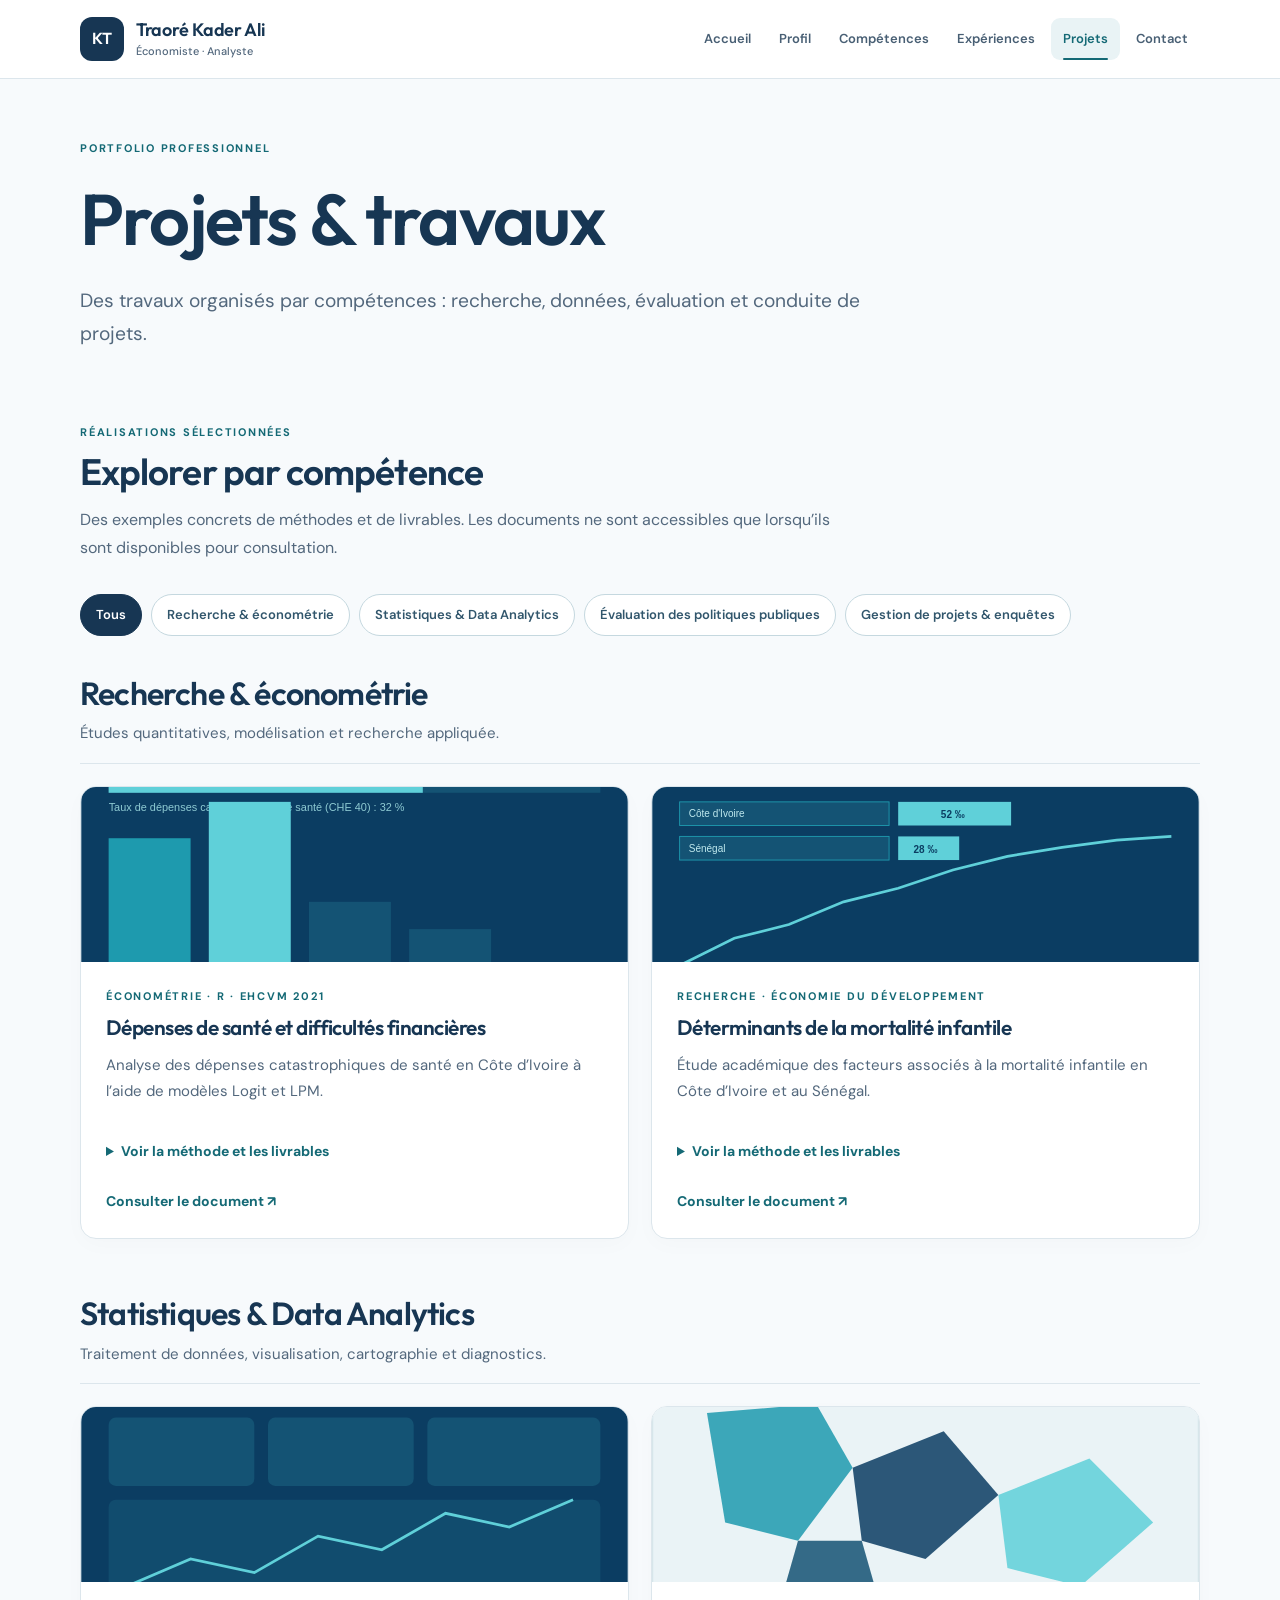
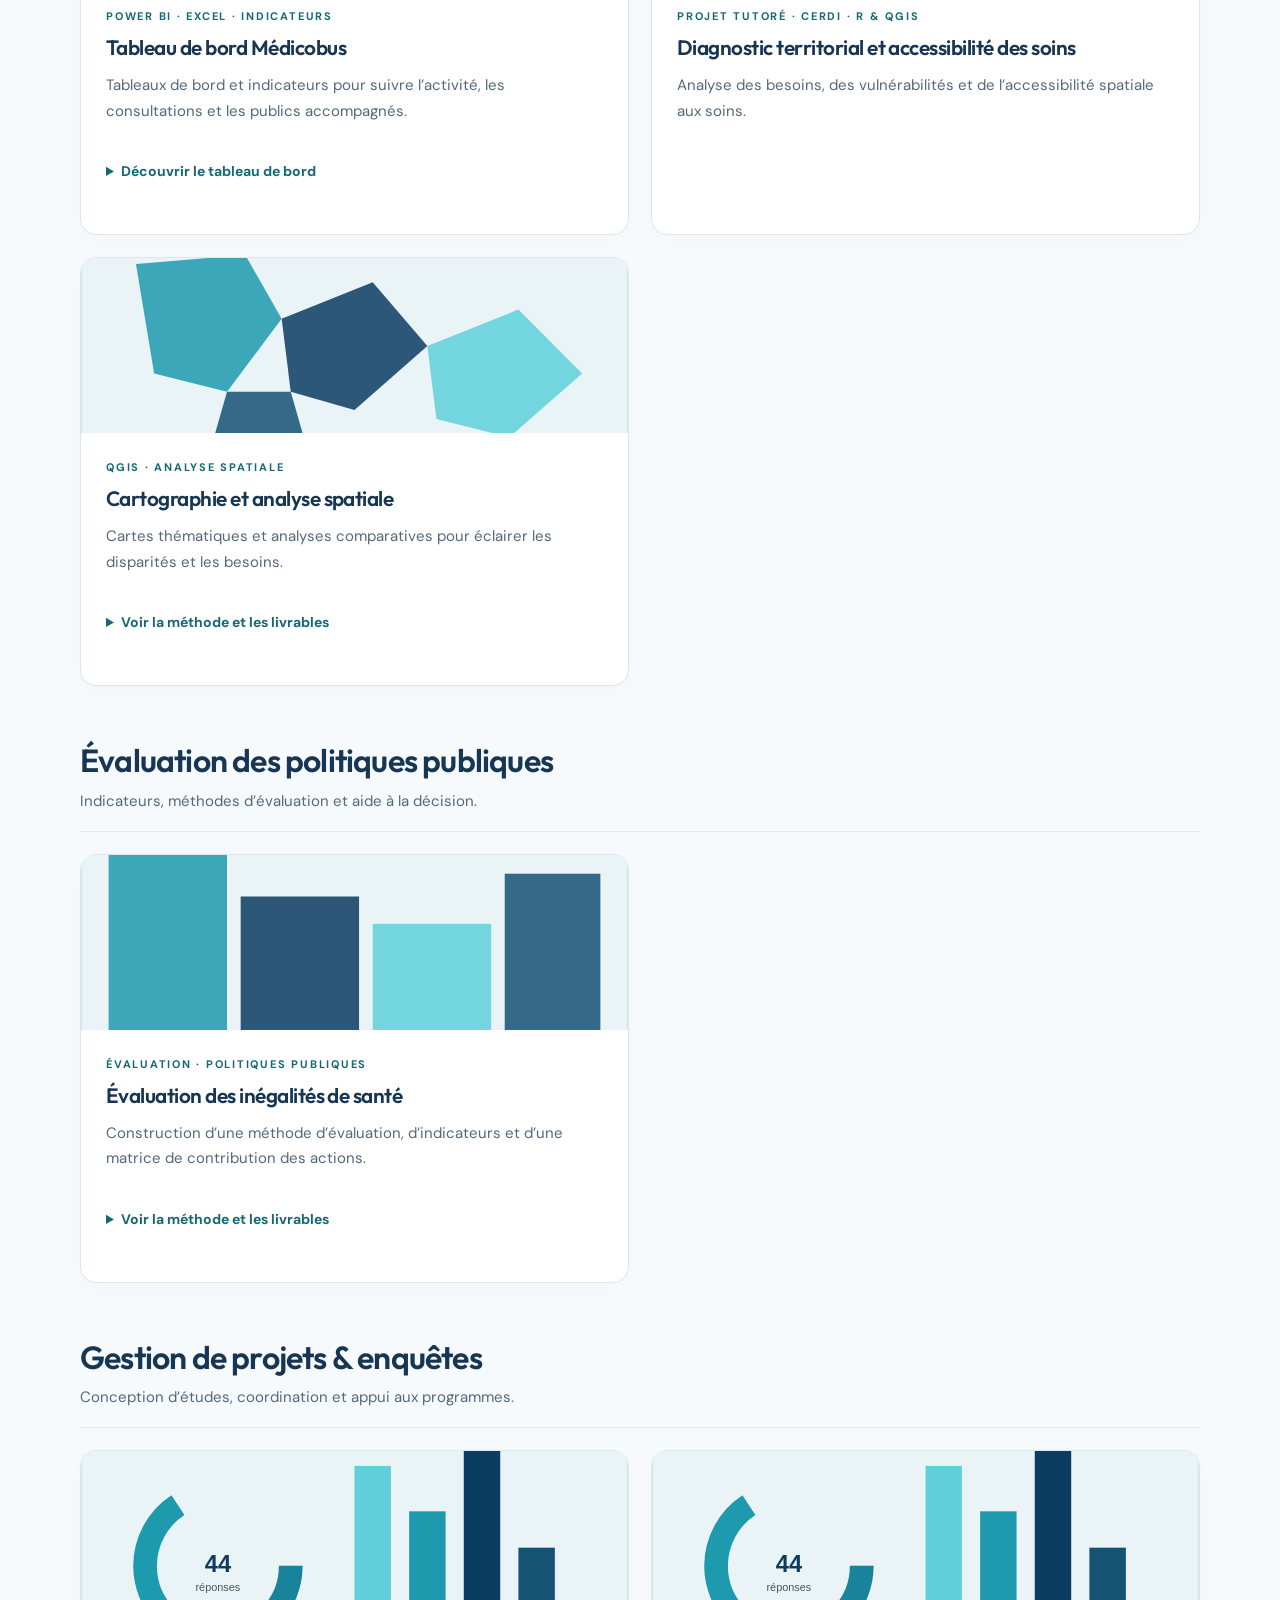
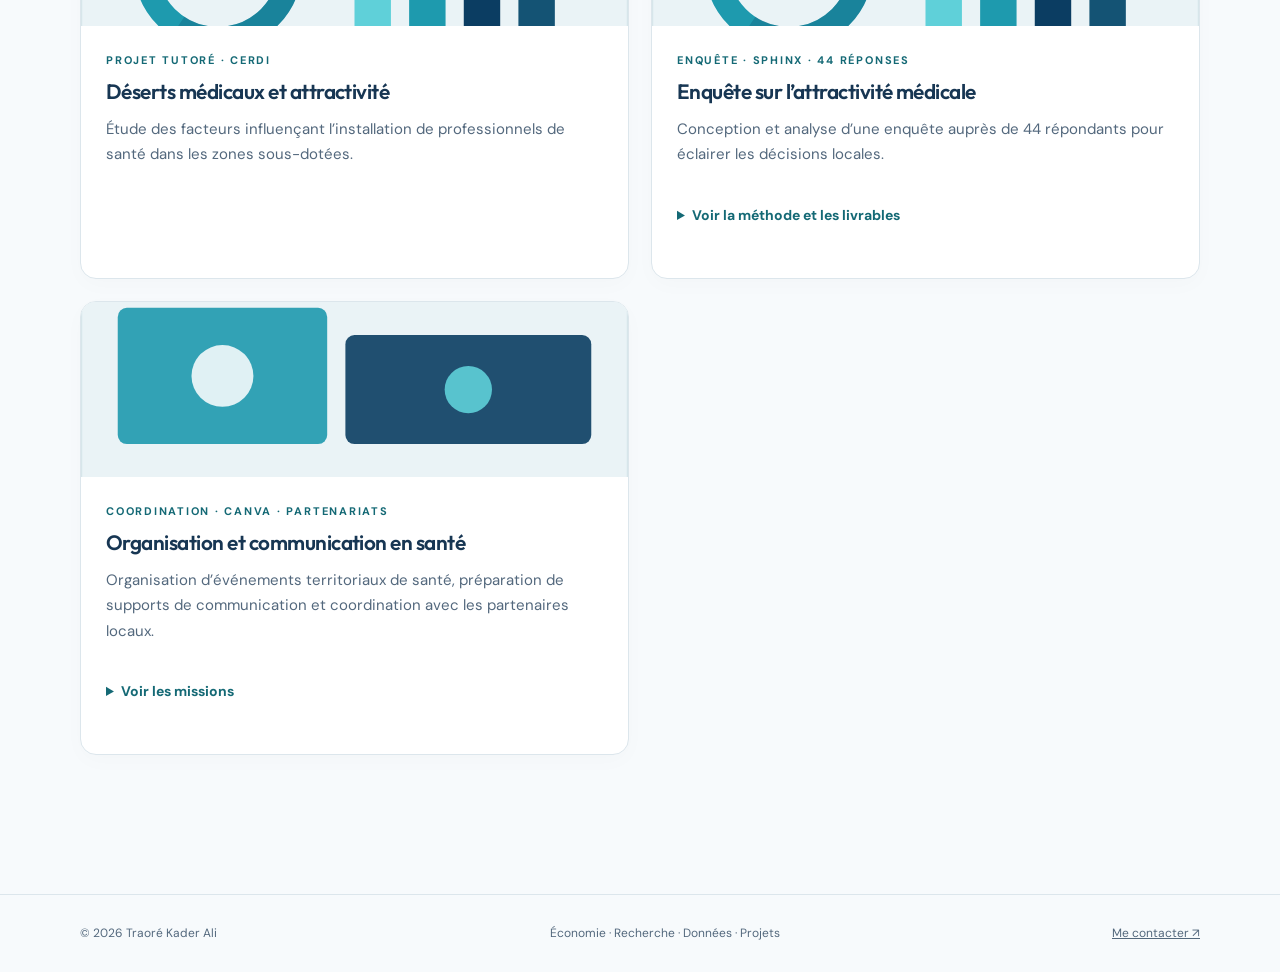
<file: projets.html>
<!doctype html>
<html lang="fr">
<head>
<meta charset="utf-8">
<meta name="viewport" content="width=device-width,initial-scale=1">
<meta name="description" content="Portfolio de Traoré Kader Ali - économie, données, recherche, évaluation et projets.">
<meta name="theme-color" content="#101d32">
<title>Projets &amp; travaux | Traoré Kader Ali</title>
<link rel="icon" href="images/favicon.svg" type="image/svg+xml">
<link rel="preconnect" href="https://fonts.googleapis.com">
<link rel="preconnect" href="https://fonts.gstatic.com" crossorigin>
<link href="https://fonts.googleapis.com/css2?family=DM+Sans:wght@400;500;600;700&amp;family=Outfit:wght@500;600;650;700&amp;display=swap" rel="stylesheet">
<link rel="stylesheet" href="site.css?v=20261013-typographie">
<link rel="canonical" href="https://kadertraoreali.github.io/portfolio-kader-traore/projets.html">
</head>
<body>
<a class="skip" href="#main">Aller au contenu</a><header class="header"><div class="shell head">
<a class="brand" href="index.html"><span class="brand-icon">KT</span><span>Traoré Kader Ali<small>Économiste · Analyste</small></span></a><button class="menu" aria-expanded="false" aria-controls="navigation" aria-label="Ouvrir le menu">☰</button><nav id="navigation" aria-label="Navigation principale"><a class="" href="index.html">Accueil</a><a class="" href="profil.html">Profil</a><a class="" href="expertises.html">Compétences</a><a class="" href="experiences.html">Expériences</a><a class="active" href="projets.html" aria-current="page">Projets</a><a class="" href="contact.html">Contact</a></nav>
</div></header><main id="main"><section class="page-intro shell"><span class="eyebrow">PORTFOLIO PROFESSIONNEL</span><h1>Projets &amp; travaux</h1>
<p class="lead">Des travaux organisés par compétences : recherche, données, évaluation et conduite de projets.</p></section><section class="shell section portfolio-section"><div class="portfolio-toolbar">
<div>
<span class="eyebrow">RÉALISATIONS SÉLECTIONNÉES</span><h2>Explorer par compétence</h2>
<p>Des exemples concrets de méthodes et de livrables. Les documents ne sont accessibles que lorsqu’ils sont disponibles pour consultation.</p>
</div>
<div class="portfolio-filters" role="group" aria-label="Filtrer les projets">
<button type="button" class="filter-chip active" data-filter="all" aria-pressed="true">Tous</button><button type="button" class="filter-chip" data-filter="recherche" aria-pressed="false">Recherche &amp; économétrie</button><button type="button" class="filter-chip" data-filter="data" aria-pressed="false">Statistiques &amp; Data Analytics</button><button type="button" class="filter-chip" data-filter="evaluation" aria-pressed="false">Évaluation des politiques publiques</button><button type="button" class="filter-chip" data-filter="projets" aria-pressed="false">Gestion de projets &amp; enquêtes</button>
</div>
</div>
<section class="competence-group" data-group="recherche" aria-labelledby="group-recherche"><div class="group-heading">
<h2 id="group-recherche">Recherche &amp; économétrie</h2>
<p>Études quantitatives, modélisation et recherche appliquée.</p>
</div>
<div class="project-grid">
<article class="project-card" id="econometrie"><img src="images/travail-econometrie.svg" alt="Illustration du projet : Dépenses de santé et difficultés financières" loading="lazy" width="600" height="340"><div class="project-card-body">
<span class="eyebrow">Économétrie · R · EHCVM 2021</span><h3>Dépenses de santé et difficultés financières</h3>
<p>Analyse des dépenses catastrophiques de santé en Côte d’Ivoire à l’aide de modèles Logit et LPM.</p>
<details class="project-details"><summary>Voir la méthode et les livrables</summary><p><strong>Impact du niveau d'éducation du chef de ménage sur la probabilité d'encourir des difficultés financières liées à l'accès aux soins en Côte d'Ivoire</strong></p>
<div class="project-block">
            <h4>Problématique</h4>
            <p>Dans quelle mesure le niveau d'éducation du chef de ménage influence-t-il la probabilité pour un ménage de rencontrer des difficultés financières lors de l'accès aux soins en Côte d'Ivoire ?</p>
          </div>
          <div class="project-block">
            <h4>Méthodologie</h4>
            <p>Exploitation des microdonnées de l'Enquête Harmonisée sur les Conditions de Vie des Ménages (EHCVM 2021, Banque mondiale, 13 693 ménages) ; construction d'un indicateur de dépenses de santé catastrophiques selon l'approche OMS (seuil de 40 % de la capacité de paiement, ODD 3.8.2) ; estimation de modèles logit et de probabilité linéaire (LPM) avec effets fixes régionaux ; évaluation par courbe ROC/AUC et diagnostics de robustesse (VIF, matrice de corrélation).</p>
          </div>
          <div class="project-block">
            <h4>Résumé des résultats</h4>
            <ul>
              <li>Incidence des dépenses catastrophiques de santé : 32 % (échantillon), soit 27,3 % après pondération - un résultat proche de l'estimation de l'OMS pour la Côte d'Ivoire (28,85 %)</li>
              <li>Une éducation secondaire est associée à une légère hausse du risque, tandis qu'une éducation supérieure exerce un effet protecteur marqué (odds réduites d'environ 46 %)</li>
              <li>Le niveau de vie, la ruralité, la taille du ménage et la présence d'enfants de moins de 5 ans ou de personnes âgées constituent les déterminants les plus robustes</li>
              <li>Modèle logit très performant (AUC = 0,887), confirmé par un modèle de probabilité linéaire (LPM)</li>
            </ul>
          </div>
          <div class="project-block">
            <h4>Compétences mobilisées</h4>
            <p>Économétrie appliquée (modèles logit / LPM), langage R, nettoyage et fusion de bases de données (EHCVM), construction d'indicateurs de protection financière (OMS / ODD 3.8.2), revue de littérature scientifique, rédaction académique sous LaTeX.</p>
          </div>

          <p class="academic-org">Université Clermont Auvergne - CERDI · Master Économie du Développement, parcours Économie de la Santé</p>
            <p class="form-hint">Rapport d'économétrie réalisé en binôme avec Koku Bernard Batse, sous la direction d'Anne Viallefont et Catherine Korachais.</p>

          </details><a class="text-link" href="documents/Rapport-Econometrie-Depenses-Catastrophiques-Sante-CIV.pdf" target="_blank" rel="noopener noreferrer" aria-label="Consulter le document : Dépenses de santé et difficultés financières">Consulter le document ↗</a>
</div></article><article class="project-card" id="mortalite"><img src="images/travail-mortalite-infantile.svg" alt="Illustration du projet : Déterminants de la mortalité infantile" loading="lazy" width="600" height="340"><div class="project-card-body">
<span class="eyebrow">Recherche · Économie du développement</span><h3>Déterminants de la mortalité infantile</h3>
<p>Étude académique des facteurs associés à la mortalité infantile en Côte d’Ivoire et au Sénégal.</p>
<details class="project-details"><summary>Voir la méthode et les livrables</summary><p><strong>Déterminants de la mortalité infantile et perspectives de prévention : cas de la Côte d'Ivoire</strong></p>
<div class="project-block">
            <h4>Problématique</h4>
            <p>Quels sont les principaux déterminants de la mortalité infantile en Côte d'Ivoire, et quelles perspectives de prévention peuvent être envisagées à la lumière de l'expérience du Sénégal ?</p>
          </div>
          <div class="project-block">
            <h4>Méthodologie</h4>
            <p>Revue de littérature et analyse de données secondaires (Banque mondiale, OMS, UNICEF, PNLP) ; analyse de l'évolution historique de la mortalité infantile en Côte d'Ivoire (1960-2022) ; analyse comparative des indicateurs de santé infantile entre la Côte d'Ivoire et le Sénégal ; analyse économique de l'impact de la mortalité infantile sur le développement du pays.</p>
          </div>
          <div class="project-block">
            <h4>Résumé des résultats</h4>
            <ul>
              <li>Taux de mortalité infantile de 52 décès pour 1 000 naissances vivantes en Côte d'Ivoire en 2022, contre 28 au Sénégal</li>
              <li>Écarts expliqués par un accès aux soins prénatals plus faible (93 % contre 98 %), une incidence du paludisme nettement plus élevée (260,8 contre 48 cas pour 1 000 habitants) et une couverture vaccinale DTC3 plus faible (82 % contre 88 %)</li>
              <li>Des dépenses de santé plus faibles en Côte d'Ivoire (3,13 % du PIB contre 4,35 % au Sénégal) et un système de santé centralisé, contre un système décentralisé au Sénégal</li>
              <li>Recommandations : décentralisation du système de santé, déploiement d'agents de santé communautaires, gratuité ciblée des soins pour les enfants et les femmes enceintes, renforcement de la lutte antipaludique</li>
            </ul>
          </div>
          <div class="project-block">
            <h4>Compétences mobilisées</h4>
            <p>Revue de littérature scientifique, analyse comparative internationale de données de santé publique, analyse économique de la santé, synthèse et rédaction académique.</p>
          </div>

          <p class="academic-org">Université Clermont Auvergne · UE13 - État de santé et organisation, Master 1 Économie de la Santé</p>
            <p class="form-hint">Travail réalisé avec N'goran Ange-Ange Kouamé et Ehouman Ange Paradis Naha, sous la direction de M. Olivier Appaix.</p>

          </details><a class="text-link" href="documents/Determinants-mortalite-infantile-CIV-SEN.pdf" target="_blank" rel="noopener noreferrer" aria-label="Consulter le document : Déterminants de la mortalité infantile">Consulter le document ↗</a>
</div></article>
</div></section><section class="competence-group" data-group="data" aria-labelledby="group-data"><div class="group-heading">
<h2 id="group-data">Statistiques &amp; Data Analytics</h2>
<p>Traitement de données, visualisation, cartographie et diagnostics.</p>
</div>
<div class="project-grid">
<article class="project-card" id="medicobus"><img src="images/medicobus-vue-generale.svg" alt="Illustration du projet : Tableau de bord Médicobus" loading="lazy" width="600" height="340"><div class="project-card-body">
<span class="eyebrow">Power BI · Excel · Indicateurs</span><h3>Tableau de bord Médicobus</h3>
<p>Tableaux de bord et indicateurs pour suivre l’activité, les consultations et les publics accompagnés.</p>
<details class="project-details"><summary>Découvrir le tableau de bord</summary><div class="project-block">
      <h4>Contexte</h4>
      <p>Le Médicobus est un dispositif de consultations médicales itinérantes destiné à améliorer l'accès aux soins dans plusieurs communes du territoire. Son suivi nécessite de centraliser, nettoyer et analyser les données d'activité afin de disposer d'indicateurs fiables pour le pilotage du dispositif.</p>
    </div>

    <div class="project-block">
      <h4>Objectif du projet</h4>
      <p>Concevoir un outil de suivi permettant :</p>
      <ul>
        <li>d'analyser l'activité du Médicobus ;</li>
        <li>de suivre son évolution dans le temps ;</li>
        <li>de comparer l'activité entre les communes ;</li>
        <li>d'évaluer le remplissage des permanences ;</li>
        <li>de mieux connaître les caractéristiques des publics accompagnés ;</li>
        <li>de faciliter la production des bilans et l'aide à la décision.</li>
      </ul>
    </div>

    <div class="project-block">
      <h4>Mes contributions</h4>
      <ul>
        <li>Centralisation des fichiers de suivi</li>
        <li>Nettoyage et structuration des données</li>
        <li>Vérification de la cohérence des informations</li>
        <li>Harmonisation des variables et des catégories</li>
        <li>Création d'indicateurs de suivi</li>
        <li>Mise à jour régulière de la base de données</li>
        <li>Analyse de l'activité par période et par commune</li>
        <li>Conception d'un tableau de bord interactif</li>
        <li>Création de graphiques et de cartes</li>
        <li>Contribution à la réalisation du rapport d'activité</li>
        <li>Présentation synthétique des résultats aux acteurs du dispositif</li>
      </ul>
    </div>

    <div class="project-block">
      <h4>Indicateurs suivis</h4>
      <ul>
        <li>Nombre de consultations</li>
        <li>Évolution mensuelle de l'activité</li>
        <li>Activité par commune</li>
        <li>Taux de remplissage des permanences</li>
        <li>Nombre de patients sans médecin traitant</li>
        <li>Bénéficiaires de la Complémentaire santé solidaire</li>
        <li>Patients en affection de longue durée</li>
        <li>Personnes âgées accompagnées</li>
        <li>Patients sans complémentaire santé</li>
        <li>Comparaison de l'activité entre différentes périodes</li>
      </ul>
    </div>

    <div class="project-block">
      <h4>Outils utilisés</h4>
      <div class="meta-row">
        <span class="chip">Excel</span>
        <span class="chip">Power Query</span>
        <span class="chip">Power BI</span>
        <span class="chip">Cartographie</span>
        <span class="chip">Traitement et visualisation de données</span>
      </div>
    </div>

    <div class="project-block">
      <h4>Livrables</h4>
      <ul>
        <li>Base de données nettoyée et structurée</li>
        <li>Indicateurs de suivi</li>
        <li>Tableau de bord Power BI interactif</li>
        <li>Graphiques d'évolution</li>
        <li>Cartes de l'activité par commune</li>
        <li>Synthèses destinées aux partenaires</li>
        <li>Contribution au rapport annuel d'activité</li>
      </ul>
    </div>

    <div class="project-block">
      <h4>Compétences mobilisées</h4>
      <div class="meta-row">
        <span class="chip">Traitement et fiabilisation des données</span>
        <span class="chip">Construction d'indicateurs</span>
        <span class="chip">Analyse territoriale</span>
        <span class="chip">Conception de tableaux de bord</span>
        <span class="chip">Visualisation de données</span>
        <span class="chip">Reporting</span>
        <span class="chip">Aide à la décision</span>
        <span class="chip">Restitution de résultats</span>
      </div>
    </div>

    <div class="project-block">
      <h4>Captures d'écran</h4>
      <p class="form-hint">Emplacements temporaires - captures anonymisées définitives à venir.</p>
      <div class="project-gallery">
        <figure>
          <img src="images/medicobus-vue-generale.svg" alt="Emplacement de capture : vue générale du tableau de bord" loading="lazy" width="600" height="340">
          <figcaption>Vue générale du tableau de bord</figcaption>
        </figure>
        <figure>
          <img src="images/medicobus-evolution-activite.svg" alt="Emplacement de capture : évolution de l'activité" loading="lazy" width="600" height="340">
          <figcaption>Évolution de l'activité</figcaption>
        </figure>
        <figure>
          <img src="images/medicobus-activite-commune.svg" alt="Emplacement de capture : activité par commune" loading="lazy" width="600" height="340">
          <figcaption>Activité par commune</figcaption>
        </figure>
        <figure>
          <img src="images/medicobus-publics-accompagnes.svg" alt="Emplacement de capture : caractéristiques des publics accompagnés" loading="lazy" width="600" height="340">
          <figcaption>Caractéristiques des publics accompagnés</figcaption>
        </figure>
      </div>
    </div>
  </details>
</div></article><article class="project-card" id="diagnostic-accessibilite"><img src="images/projet-cartographie-qgis.svg" alt="Illustration du projet : Diagnostic territorial et accessibilité des soins" loading="lazy" width="600" height="340"><div class="project-card-body">
<span class="eyebrow">Projet tutoré · CERDI · R &amp; QGIS</span><h3>Diagnostic territorial et accessibilité des soins</h3>
<p>Analyse des besoins, des vulnérabilités et de l’accessibilité spatiale aux soins.</p>
</div></article><article class="project-card" id="cartographie"><img src="images/projet-cartographie-qgis.svg" alt="Illustration du projet : Cartographie et analyse spatiale" loading="lazy" width="600" height="340"><div class="project-card-body">
<span class="eyebrow">QGIS · Analyse spatiale</span><h3>Cartographie et analyse spatiale</h3>
<p>Cartes thématiques et analyses comparatives pour éclairer les disparités et les besoins.</p>
<details class="project-details"><summary>Voir la méthode et les livrables</summary><div class="project-block">
              <h4>Contexte</h4>
              <p>La représentation cartographique permet de mieux identifier les disparités territoriales et les zones présentant des besoins particuliers.</p>
            </div>
            <div class="project-block">
              <h4>Objectif</h4>
              <p>Produire des cartes facilitant l'analyse des besoins démographiques, sociaux et sanitaires à l'échelle communale.</p>
            </div>
            <div class="project-block">
              <h4>Indicateurs cartographiés</h4>
              <ul>
                <li>Population, part des personnes âgées, indice de vieillissement</li>
                <li>Pauvreté, chômage, niveau de vie</li>
                <li>Accessibilité aux soins, densité des professionnels de santé, isolement, offre médico-sociale</li>
              </ul>
            </div>
            <div class="project-block">
              <h4>Livrables</h4>
              <ul>
                <li>Cartes thématiques et diagnostics communaux</li>
                <li>Comparaisons territoriales et supports d'aide à la décision</li>
              </ul>
            </div>

            </details>
</div></article>
</div></section><section class="competence-group" data-group="evaluation" aria-labelledby="group-evaluation"><div class="group-heading">
<h2 id="group-evaluation">Évaluation des politiques publiques</h2>
<p>Indicateurs, méthodes d’évaluation et aide à la décision.</p>
</div>
<div class="project-grid"><article class="project-card" id="evaluation"><img src="images/projet-evaluation-cls.svg" alt="Illustration du projet : Évaluation des inégalités de santé" loading="lazy" width="600" height="340"><div class="project-card-body">
<span class="eyebrow">Évaluation · Politiques publiques</span><h3>Évaluation des inégalités de santé</h3>
<p>Construction d’une méthode d’évaluation, d’indicateurs et d’une matrice de contribution des actions.</p>
<details class="project-details"><summary>Voir la méthode et les livrables</summary><div class="project-block">
              <h4>Contexte</h4>
              <p>Les Contrats locaux de santé mettent en œuvre de nombreuses actions, mais leur contribution à la réduction des inégalités sociales et territoriales de santé reste parfois difficile à mesurer.</p>
            </div>
            <div class="project-block">
              <h4>Objectif</h4>
              <p>Construire une méthodologie d'évaluation claire, opérationnelle et reproductible permettant d'analyser la contribution des actions du territoire à la réduction des inégalités de santé.</p>
            </div>
            <div class="project-block">
              <h4>Méthode</h4>
              <ul>
                <li>Étude de la littérature et des référentiels existants</li>
                <li>Analyse du diagnostic territorial et sélection de déterminants sociaux et territoriaux</li>
                <li>Identification d'indicateurs et analyse des actions du Contrat local de santé</li>
                <li>Construction d'une matrice de contribution et formulation de recommandations</li>
              </ul>
            </div>
            <div class="project-block">
              <h4>Livrables</h4>
              <ul>
                <li>Référentiel d'évaluation et tableau d'indicateurs</li>
                <li>Matrice de contribution</li>
                <li>Recommandations opérationnelles pour le suivi futur</li>
              </ul>
            </div>

            </details>
</div></article></div></section><section class="competence-group" data-group="projets" aria-labelledby="group-projets"><div class="group-heading">
<h2 id="group-projets">Gestion de projets &amp; enquêtes</h2>
<p>Conception d’études, coordination et appui aux programmes.</p>
</div>
<div class="project-grid">
<article class="project-card" id="deserts-medicaux"><img src="images/projet-attractivite-medicale.svg" alt="Illustration du projet : Déserts médicaux et attractivité" loading="lazy" width="600" height="340"><div class="project-card-body">
<span class="eyebrow">Projet tutoré · CERDI</span><h3>Déserts médicaux et attractivité</h3>
<p>Étude des facteurs influençant l’installation de professionnels de santé dans les zones sous-dotées.</p>
</div></article><article class="project-card" id="attractivite"><img src="images/projet-attractivite-medicale.svg" alt="Illustration du projet : Enquête sur l’attractivité médicale" loading="lazy" width="600" height="340"><div class="project-card-body">
<span class="eyebrow">Enquête · Sphinx · 44 réponses</span><h3>Enquête sur l’attractivité médicale</h3>
<p>Conception et analyse d’une enquête auprès de 44 répondants pour éclairer les décisions locales.</p>
<details class="project-details"><summary>Voir la méthode et les livrables</summary><div class="project-block">
              <h4>Contexte</h4>
              <p>Les territoires ruraux rencontrent des difficultés pour attirer et maintenir des médecins et d'autres professionnels de santé.</p>
            </div>
            <div class="project-block">
              <h4>Objectif</h4>
              <p>Identifier les facteurs pouvant influencer l'installation des internes et des jeunes médecins dans un territoire rural.</p>
            </div>
            <div class="project-block">
              <h4>Méthode</h4>
              <ul>
                <li>Conception et diffusion d'un questionnaire - recueil de 44 réponses</li>
                <li>Nettoyage, préparation et analyses descriptives des données</li>
                <li>Comparaison des intentions d'installation et analyses bivariées</li>
                <li>Interprétation des résultats et formulation de recommandations territoriales</li>
              </ul>
              <p style="margin-top:0.6rem;"><em>Thématiques analysées : expérience des stages ruraux, environnement d'origine, spécialité envisagée, conditions d'exercice, logement, aides financières, exercice partagé, accompagnement professionnel, parcours d'installation structuré.</em></p>
            </div>
            <div class="project-block">
              <h4>Livrables</h4>
              <ul>
                <li>Base de données nettoyée et rapport d'analyse</li>
                <li>Graphiques et recommandations pour améliorer l'attractivité médicale</li>
                <li>Présentation destinée aux partenaires du territoire</li>
              </ul>
            </div>

            </details>
</div></article><article class="project-card" id="communication">
  <img src="images/projet-communication-sante.svg" alt="Illustration des activités d’organisation et de communication en santé" loading="lazy" width="600" height="340">
  <div class="project-card-body">
<span class="eyebrow">Coordination · Canva · Partenariats</span>
  <h3>Organisation et communication en santé</h3>
  <p>Organisation d’événements territoriaux de santé, préparation de supports de communication et coordination avec les partenaires locaux.</p>
<details class="project-details"><summary>Voir les missions</summary><div class="project-block">
              <h4>Description</h4>
              <p>Participation à l'organisation d'événements territoriaux de santé, à la préparation de supports de communication et à la coordination avec les partenaires locaux.</p>
            </div>
            <div class="project-block">
              <h4>Missions</h4>
              <ul>
                <li>Participation à l'organisation d'un forum santé</li>
                <li>Création et amélioration de supports de communication avec Canva</li>
                <li>Préparation de questionnaires et coordination avec les communes et partenaires</li>
                <li>Rédaction de courriers et de messages institutionnels</li>
              </ul>
            </div>

            </details>
</div>
</article>
</div></section></section></main><footer><div class="shell foot">
<span>© 2026 Traoré Kader Ali</span><span>Économie · Recherche · Données · Projets</span><a href="mailto:kadertraore408@gmail.com">Me contacter ↗</a>
</div></footer><script src="site.js" defer></script>
</body>
</html>
</file>
<file: site.css>
:root {
  --ink: #173653;
  --muted: #53687d;
  --blue: #146975;
  --accent: #146975;
  --copper: #9b6444;
  --line: #dce6ec;
  --bg: #f7fafc;
  --white: #fff;
  --display: 'Outfit', 'Trebuchet MS', sans-serif;
  --body: 'DM Sans', Arial, sans-serif;
}

* { box-sizing: border-box; }
html { scroll-behavior: smooth; }
body { margin: 0; color: var(--ink); background: var(--bg); font: 400 16px/1.72 var(--body); }
h1, h2, h3, h4 { font-family: var(--display); font-weight: 600; line-height: 1.2; letter-spacing: -.025em; }
h1 { font-size: clamp(2.6rem, 5.6vw, 4.5rem); max-width: 950px; margin: 15px 0 22px; }
h2 { font-size: clamp(1.6rem, 3vw, 2.3rem); margin: 0 0 16px; }
h3 { font-size: 1.28rem; line-height: 1.3; margin: 8px 0 12px; }
p { color: var(--muted); margin: 0 0 18px; }
a { color: inherit; }
img { display: block; }
button { font-family: var(--body); }
.shell { width: min(1120px, calc(100% - 42px)); margin: auto; }
.title-accent { color: var(--accent); }

/* Navigation commune aux six pages. */
.header { position: sticky; top: 0; z-index: 20; background: #ffffffed; backdrop-filter: blur(16px); border-bottom: 1px solid var(--line); }
.head { min-height: 78px; display: flex; align-items: center; justify-content: space-between; gap: 22px; }
.brand { display: flex; align-items: center; gap: 12px; text-decoration: none; font: 600 18px/1.2 var(--display); letter-spacing: -.015em; }
.brand small { display: block; color: var(--muted); font: 500 11px/1.4 var(--body); letter-spacing: 0; margin-top: 4px; }
.brand-icon { display: grid; place-items: center; width: 44px; height: 44px; flex-shrink: 0; background: var(--ink); color: var(--white); border-radius: 12px; font-size: 16px; }
.head nav { display: flex; gap: 4px; }
.head nav a { position: relative; font-size: 13px; text-decoration: none; padding: 10px 12px; border-radius: 9px; color: #485f74; font-weight: 600; transition: color .18s, background .18s; }
.head nav a:hover, .head nav a.active { background: #e9f3f5; color: var(--accent); }
.head nav a.active::after { content: ''; position: absolute; bottom: 0; left: 12px; right: 12px; height: 2px; border-radius: 2px; background: var(--accent); }
.menu { display: none; }
.skip { position: absolute; left: -9999px; }
.skip:focus { left: 12px; top: 12px; z-index: 30; background: var(--white); padding: 8px 16px; border-radius: 8px; }

/* Titres et rythme de lecture. */
.page-intro { padding: 54px 0 32px; }
.lead { font-size: clamp(1.05rem, 1.5vw, 1.2rem); max-width: 850px; line-height: 1.75; }
.eyebrow { font-size: 11px; font-weight: 700; letter-spacing: .16em; text-transform: uppercase; color: var(--accent); }
.section { padding: 16px 0 60px; }
.section-title { display: flex; align-items: end; justify-content: space-between; gap: 20px; margin-bottom: 24px; }
.section-title h2 { margin-bottom: 0; }
.section-title .eyebrow { display: block; margin-bottom: 10px; }
.section-title > div, .hero > div, .split > div { min-width: 0; }
.professional-line { max-width: 1030px; font-size: 14px; line-height: 1.9; font-weight: 600; color: var(--accent); margin: 0 0 22px; }
.professional-line span { padding: 0 8px; color: var(--copper); }
/* Accueil inspiré de la maquette choisie. */
.home .head { gap: 18px; }
.home .head nav a.active { background: transparent; }
.header-action { white-space: nowrap; font-size: 12px; padding: 10px 16px; }
.welcome { overflow: hidden; background: linear-gradient(110deg, #f0f8fc 0%, #fff 48%, #edf6fa 100%); }
.welcome-grid { display: grid; grid-template-columns: minmax(0, 1.15fr) minmax(0, 1fr); gap: 38px; align-items: center; padding: 46px 0 38px; }
.welcome-copy { position: relative; z-index: 3; }
.welcome-label { display: inline-flex; align-items: center; gap: 9px; background: #e7f5f8; border: 1px solid #d3ecf1; color: #275a72; border-radius: 999px; padding: 5px 12px; font-size: 10px; font-weight: 600; letter-spacing: .16em; }
.welcome-label::before { content: ''; width: 7px; height: 7px; border-radius: 50%; background: #1f9a9e; box-shadow: 0 0 0 3px #1f9a9e12; }
.home .welcome-copy h1 { font-size: clamp(2.8rem, 4.55vw, 4rem); font-weight: 700; line-height: 1.06; letter-spacing: -.04em; color: #11263f; margin: 20px 0 20px; }
.welcome-copy .lead { font-size: 16px; line-height: 1.75; margin-bottom: 20px; }
.welcome-copy .professional-line { font-size: 12px; line-height: 1.9; font-weight: 500; margin-bottom: 0; }
.welcome-copy .professional-line span { padding: 0 6px; }
.welcome-actions { gap: 12px; margin-top: 23px; }
.welcome-actions .btn { font-size: 13px; padding: 12px 17px; }
.welcome-actions .btn.primary, .header-action.btn.primary { background: #155568; border-color: #155568; }
.welcome-actions .btn.primary:hover, .header-action.btn.primary:hover { background: #103f52; border-color: #103f52; }
.welcome-art { position: relative; height: 450px; min-width: 0; isolation: isolate; }
.welcome-art::before { content: ''; position: absolute; z-index: -1; inset: -18px -100px -20px 6px; border-radius: 62% 40% 34% 58%; background: #dcedf4; transform: rotate(-13deg); }
.welcome-art::after { content: ''; position: absolute; z-index: -1; top: 12px; left: -34px; width: 145px; height: 265px; background: #e6f2f780; border-radius: 65% 40% 70% 40%; transform: rotate(-24deg); }
.welcome-photo { position: absolute; top: 15px; left: 36px; width: calc(100% + 90px); height: 423px; border-radius: 54% 42% 12% 46%; overflow: hidden; }
.welcome-photo img { width: 100%; height: 100%; object-fit: cover; object-position: 63% center; }
.insight-card { position: absolute; top: 78px; left: 0; width: 145px; padding: 16px 16px 13px; border: 1px solid #e0edf3; border-radius: 12px; background: #ffffffed; color: #254762; box-shadow: 0 10px 30px #1736530d; }
.insight-card strong { display: block; font-size: 11px; line-height: 1.5; font-weight: 600; }
.data-bars { display: flex; gap: 7px; height: 66px; align-items: end; margin-top: 9px; border-bottom: 1px solid #d9e9ef; }
.data-bars span { width: 12px; border-radius: 3px 3px 0 0; background: #66b1c6; }
.data-bars span:nth-child(1) { height: 14px; background: #b8dde8; }
.data-bars span:nth-child(2) { height: 23px; background: #9bd0de; }
.data-bars span:nth-child(3) { height: 32px; background: #83c6d6; }
.data-bars span:nth-child(4) { height: 43px; }
.data-bars span:nth-child(5) { height: 53px; background: #439bb3; }
.data-bars span:nth-child(6) { height: 63px; background: #2b849e; }
.impact-note { position: absolute; right: -25px; bottom: 26px; display: flex; align-items: center; gap: 11px; background: #fffffff2; border: 1px solid #e0edf3; border-radius: 14px; padding: 13px 16px; box-shadow: 0 8px 24px #17365310; color: #254762; font-size: 11px; line-height: 1.55; }
.impact-note > span { display: grid; place-items: center; width: 36px; height: 36px; border-radius: 50%; background: #e5f3f6; color: var(--accent); }
.impact-note svg { width: 21px; height: 21px; }
.impact-note strong { font-weight: 600; }
.home-values-wrap { background: #fff; border-top: 1px solid #eef4f7; border-bottom: 1px solid #e7eff4; box-shadow: 0 6px 20px #17365303; }
.home-values { list-style: none; padding: 21px 0; display: grid; grid-template-columns: repeat(4, minmax(0, 1fr)); gap: 20px; }
.home-values li { display: flex; align-items: center; gap: 11px; min-width: 0; }
.home-values li + li { border-left: 1px solid #e3edf2; padding-left: 18px; }
.value-icon { display: grid; place-items: center; width: 38px; height: 38px; flex-shrink: 0; background: #eaf5f7; color: var(--accent); border-radius: 50%; }
.value-icon svg { width: 22px; height: 22px; }
.home-values strong { display: block; font-size: 12px; font-weight: 600; line-height: 1.4; }
.home-values li div > span { display: block; font-size: 10px; line-height: 1.5; color: var(--muted); margin-top: 4px; }
.home-explore { padding: 36px 0 46px; }
.explore-heading { display: grid; grid-template-columns: 1.3fr 1fr; align-items: end; gap: 36px; margin-bottom: 23px; }
.explore-heading .eyebrow { font-size: 10px; }
.explore-heading h2 { font-size: clamp(1.35rem, 2.15vw, 1.8rem); margin: 6px 0 0; letter-spacing: -.02em; }
.explore-heading p { font-size: 13px; line-height: 1.7; margin-bottom: 2px; }
.route-cards { display: grid; grid-template-columns: repeat(4, minmax(0, 1fr)); gap: 18px; }
.route-card { position: relative; display: block; overflow: hidden; text-decoration: none; border: 1px solid #e1ebf0; border-radius: 12px; padding: 19px 18px 20px; min-height: 143px; background: #fff; box-shadow: 0 8px 22px #17365305; transition: border-color .18s, box-shadow .18s; }
.route-card:hover { border-color: #9fcdd7; box-shadow: 0 10px 25px #1736530c; }
.route-card-title { display: flex; align-items: center; gap: 10px; position: relative; z-index: 1; }
.route-card h3 { font-size: 15px; line-height: 1.3; margin: 0; }
.route-icon { width: 29px; height: 29px; display: grid; place-items: center; color: var(--accent); background: #eaf5f7; border-radius: 50%; flex-shrink: 0; }
.route-icon svg { width: 17px; height: 17px; }
.route-card p { font-size: 12px; line-height: 1.65; max-width: 62%; margin: 12px 0 0; position: relative; z-index: 1; }
.route-photo { position: absolute; right: 0; top: 0; width: 44%; height: 100%; overflow: hidden; clip-path: polygon(35% 0, 100% 0, 100% 100%, 0 100%); background: #e5eff3; }
.route-photo img { width: 100%; height: 100%; object-fit: cover; object-position: 65% center; filter: saturate(.75); }
.route-photo::after { content: ''; position: absolute; inset: 0; background: linear-gradient(90deg, #ffffffb0, #ffffff08 55%); }
.route-arrow { position: absolute; right: 15px; bottom: 14px; width: 28px; height: 28px; display: grid; place-items: center; border: 1px solid #dce8ee; border-radius: 50%; color: var(--accent); background: #fff; box-shadow: 0 3px 8px #17365308; font-size: 17px; }
.route-experiences .route-icon { background: #f8eeeb; color: #9b6444; }
.route-projets .route-icon { background: #f9f1e8; color: #9b744a; }

/* Portrait et présentation. */
.hero, .split { display: grid; grid-template-columns: 1.4fr 1fr; gap: 42px; align-items: center; }
.hero { padding: 30px 34px; background: #edf5f7; border: 1px solid #d1e6e9; border-radius: 20px; box-shadow: 0 12px 35px #17365305; }
.hero h2 { font-size: clamp(2rem, 3.8vw, 3.3rem); font-weight: 650; margin: 17px 0; }
.hero p { max-width: 560px; }
.portrait { width: 100%; height: 330px; object-fit: cover; object-position: center 70%; border-radius: 15px; border: 3px solid var(--white); box-shadow: 0 8px 24px #1736530a; }
.presentation-copy { max-width: 900px; border-left: 2px solid #9b644450; padding-left: 25px; }
.presentation-copy p { font-size: 17px; line-height: 1.85; }
.presentation-copy p:last-child { margin-bottom: 0; }
.panel { padding: 32px; }
.panel > p:last-child { margin-bottom: 0; }
.compact { margin-top: 25px; }

/* Cartes et liens : une hiérarchie sobre, des accents de couleur. */
.cards { display: grid; grid-template-columns: repeat(3, minmax(0, 1fr)); gap: 20px; }
.card, .panel, .project { background: var(--white); border: 1px solid var(--line); border-radius: 16px; overflow: hidden; }
.card { box-shadow: 0 5px 20px #17365304; }
.card-content { padding: 26px; }
.card p { font-size: 15px; }
.card-image { width: 100%; height: 175px; object-fit: cover; background: #edf4f8; }
.domain-card { border-top: 2px solid #bddde2; }
.domain-card .card-content { display: grid; grid-template-columns: 44px 1fr; column-gap: 17px; align-items: start; }
.domain-icon { display: grid; place-items: center; width: 44px; height: 44px; border-radius: 50%; background: #e9f4f5; color: var(--accent); grid-row: 1 / span 2; margin-top: 3px; }
.domain-icon svg { width: 23px; height: 23px; }
.domain-card h3 { margin-top: 2px; font-size: 1.18rem; }
.domain-card p { margin-bottom: 0; font-size: 14px; }
.domain-card:last-child .domain-icon { background: #f4ebe5; color: var(--copper); }
.text-link { font-size: 14px; color: var(--blue); font-weight: 700; text-decoration: none; text-underline-offset: 4px; }
.text-link:hover { color: #0d4e59; text-decoration: underline; }
.actions { display: flex; gap: 12px; flex-wrap: wrap; margin-top: 24px; }
.btn { display: inline-flex; align-items: center; justify-content: center; padding: 12px 19px; background: var(--white); border: 1px solid #b9d3db; border-radius: 10px; font-weight: 700; text-decoration: none; font-size: 14px; line-height: 1.5; transition: background .18s, border-color .18s, box-shadow .18s; }
.btn:hover { background: #f2f8f9; border-color: var(--accent); }
.btn.primary { background: var(--ink); color: var(--white); border-color: var(--ink); box-shadow: 0 5px 15px #1736530d; }
.btn.primary:hover { background: #204a65; border-color: #204a65; }
.experience-page .cards, .certification-cards { grid-template-columns: repeat(2, minmax(0, 1fr)); }
.experience-org { font-weight: 600; color: #31566c; }
.skills-earned { font-size: 14px !important; margin-top: 18px; padding-top: 15px; border-top: 1px solid var(--line); }

/* Projets regroupés par compétences. */
.portfolio-toolbar { display: flex; flex-direction: column; gap: 15px; margin-bottom: 32px; }
.portfolio-toolbar h2 { margin: 6px 0 12px; }
.portfolio-toolbar p { max-width: 780px; }
.portfolio-filters { display: flex; flex-wrap: wrap; gap: 9px; }
.filter-chip { font: 600 13px/1.5 var(--body); cursor: pointer; border: 1px solid #c5d8df; background: var(--white); color: #31566c; border-radius: 999px; padding: 10px 15px; transition: background .15s, border-color .15s; }
.filter-chip:hover { border-color: var(--accent); background: #eef7f8; }
.filter-chip.active { background: var(--ink); color: var(--white); border-color: var(--ink); }
.competence-group { margin: 38px 0 55px; scroll-margin-top: 110px; }
.group-heading { border-bottom: 1px solid var(--line); padding-bottom: 16px; margin-bottom: 22px; }
.group-heading h2 { font-size: clamp(1.5rem, 2.5vw, 2.05rem); margin: 0 0 9px; }
.group-heading p { margin: 0; font-size: 15px; }
.project-grid { display: grid; grid-template-columns: repeat(2, minmax(0, 1fr)); gap: 22px; }
.project-card { background: var(--white); border: 1px solid var(--line); border-radius: 16px; overflow: hidden; display: flex; flex-direction: column; scroll-margin-top: 120px; box-shadow: 0 6px 22px #17263c05; }
.project-card img { width: 100%; height: 175px; object-fit: cover; background: #edf4f8; }
.project-card-body { padding: 25px; display: flex; flex-direction: column; flex: 1; }
.project-card h3 { font-size: 1.3rem; margin: 8px 0 12px; }
.project-card p { font-size: 15px; line-height: 1.7; flex: 1; margin-bottom: 15px; }
.project-card .text-link { margin-top: auto; }
.competence-group[hidden] { display: none !important; }
.project-list { display: grid; gap: 18px; margin-bottom: 26px; }
.project { display: grid; grid-template-columns: 240px 1fr; gap: 30px; padding: 18px; align-items: center; scroll-margin-top: 110px; }
.project img { width: 100%; height: 170px; object-fit: cover; background: #edf4f8; border-radius: 10px; }
.project p { max-width: 650px; }

/* Détails et documents existants. */
.project-details { margin: 12px 0 18px; font-size: 14px; color: var(--muted); }
.project-details summary { cursor: pointer; font-weight: 700; color: var(--blue); padding: 8px 0; }
.project-details h4 { color: var(--ink); margin: 17px 0 7px; font-size: 16px; }
.project-details ul { padding-left: 20px; margin: 0 0 16px; }
.project-details li + li { margin-top: 6px; }
.project-details p { flex: initial; margin-bottom: 14px; }
.project-gallery { display: grid; grid-template-columns: 1fr 1fr; gap: 12px; margin-top: 15px; }
.project-gallery figure { margin: 0; }
.project-gallery img { height: auto; aspect-ratio: 600/340; object-fit: contain; border-radius: 8px; }
.project-gallery figcaption { font-size: 12px; padding-top: 6px; }
.meta-row { display: flex; flex-wrap: wrap; gap: 6px; margin: 12px 0; }
.chip { font-size: 12px; padding: 3px 9px; border-radius: 7px; background: #edf5f7; color: #31566c; }
.form-hint { font-size: 14px; }
.foot { display: flex; justify-content: space-between; gap: 20px; flex-wrap: wrap; font-size: 12px; color: var(--muted); }
footer { border-top: 1px solid var(--line); padding: 28px 0; margin-top: 24px; }
a:focus-visible, button:focus-visible, summary:focus-visible { outline: 3px solid var(--accent); outline-offset: 4px; }

@media (max-width: 850px) {
  .menu { display: block; border: 0; background: #e9f3f5; color: var(--ink); padding: 9px 13px; border-radius: 9px; font-size: 20px; cursor: pointer; }
  .head nav { display: none; position: absolute; top: 77px; left: 0; right: 0; background: var(--white); box-shadow: 0 18px 28px #17263c18; padding: 16px 22px; flex-direction: column; }
  .head nav.open { display: flex; }
  .head nav a.active::after { right: auto; width: 24px; }
  .cards { grid-template-columns: repeat(2, minmax(0, 1fr)); }
  .hero, .split { grid-template-columns: 1fr; gap: 28px; }
  .portrait { width: 100%; max-width: 420px; height: 350px; justify-self: center; }
  .page-intro { padding: 42px 0 28px; }
  .header-action { display: none; }
  .welcome-grid { grid-template-columns: 1fr; gap: 24px; padding: 38px 0 30px; }
  .welcome-copy { max-width: 660px; }
  .welcome-art { width: min(100%, 500px); height: 345px; justify-self: center; }
  .welcome-photo { height: 320px; width: 100%; left: 22px; }
  .welcome-art::before { right: -30px; }
  .insight-card { top: 48px; }
  .impact-note { right: 2px; bottom: 8px; }
  .home-values { grid-template-columns: repeat(2, minmax(0, 1fr)); gap: 20px; }
  .home-values li + li { border-left: 0; padding-left: 0; }
  .explore-heading { grid-template-columns: 1fr; gap: 15px; }
  .route-cards { grid-template-columns: repeat(2, minmax(0, 1fr)); }
  .professional-line { font-size: 13px; }
}
@media (max-width: 650px) {
  .project-grid { grid-template-columns: 1fr; }
  .filter-chip { font-size: 12px; padding: 9px 12px; }
}
@media (max-width: 580px) {
  .shell { width: calc(100% - 36px); }
  .brand { font-size: 16px; }
  h1 { font-size: clamp(2.35rem, 9vw, 3.1rem); }
  .page-intro { padding-top: 36px; }
  .home .welcome-copy h1 { font-size: clamp(2.15rem, 8.5vw, 3rem); margin: 17px 0 19px; }
  .welcome-copy .lead { font-size: 15px; }
  .welcome-copy .professional-line { font-size: 12px; }
  .welcome-label { font-size: 9px; letter-spacing: .12em; }
  .welcome-art { height: 290px; }
  .welcome-photo { height: 270px; left: 12px; }
  .insight-card { width: 125px; padding: 12px; top: 26px; left: 0; }
  .insight-card strong { font-size: 10px; }
  .data-bars { gap: 5px; height: 57px; }
  .data-bars span { width: 10px; }
  .data-bars span:nth-child(6) { height: 55px; }
  .impact-note { padding: 10px 12px; font-size: 10px; right: 0; bottom: 0; }
  .home-values { gap: 18px 14px; }
  .home-values li { align-items: start; gap: 8px; }
  .value-icon { width: 28px; height: 28px; }
  .value-icon svg { width: 17px; height: 17px; }
  .home-values strong { font-size: 11px; }
  .home-values li div > span { font-size: 10px; }
  .home-explore { padding: 30px 0 34px; }
  .route-cards { grid-template-columns: 1fr; gap: 12px; }
  .route-card { padding: 18px 17px 24px; min-height: 140px; }
  .route-card h3 { font-size: 15px; }
  .route-card-title { gap: 7px; }
  .route-icon { width: 24px; height: 24px; }
  .route-card p { font-size: 12px; }
  .cards, .experience-page .cards, .certification-cards { grid-template-columns: 1fr; }
  .project { grid-template-columns: 1fr; gap: 10px; }
  .project img { height: 190px; }
  .hero { padding: 25px 22px; border-radius: 16px; }
  .hero h2 { font-size: 2.2rem; }
  .portrait { height: 300px; }
  .section { padding-bottom: 44px; }
  .section-title { align-items: start; flex-direction: column; gap: 14px; }
  .professional-line span { padding: 0 4px; }
  .presentation-copy { padding-left: 18px; }
  .presentation-copy p { font-size: 16px; }
  .card-content, .project-card-body, .panel { padding: 23px; }
  .project-gallery { grid-template-columns: 1fr; }
  .foot { flex-direction: column; gap: 10px; }
}
@media (prefers-reduced-motion: reduce) {
  html { scroll-behavior: auto; }
  .head nav a, .btn, .filter-chip, .route-card { transition: none; }
}

/* Vidéo de présentation sur toute la largeur de l'accueil */
.home-video-section { padding-top: 26px; padding-bottom: 38px; }
.home-video-heading { margin-bottom: 18px; }
.home-video-heading .eyebrow { display: block; margin-bottom: 8px; }
.home-video-heading h2 { margin: 0; font-size: clamp(1.55rem, 3vw, 2.25rem); }
.home-video-player { display: block; width: 100%; height: auto; aspect-ratio: 16 / 9; border-radius: 20px; background: #101d32; box-shadow: 0 24px 60px rgba(16, 29, 50, .16); }
@media (max-width: 640px) { .home-video-section { padding-top: 16px; padding-bottom: 28px; } .home-video-player { border-radius: 12px; } }
</file>
